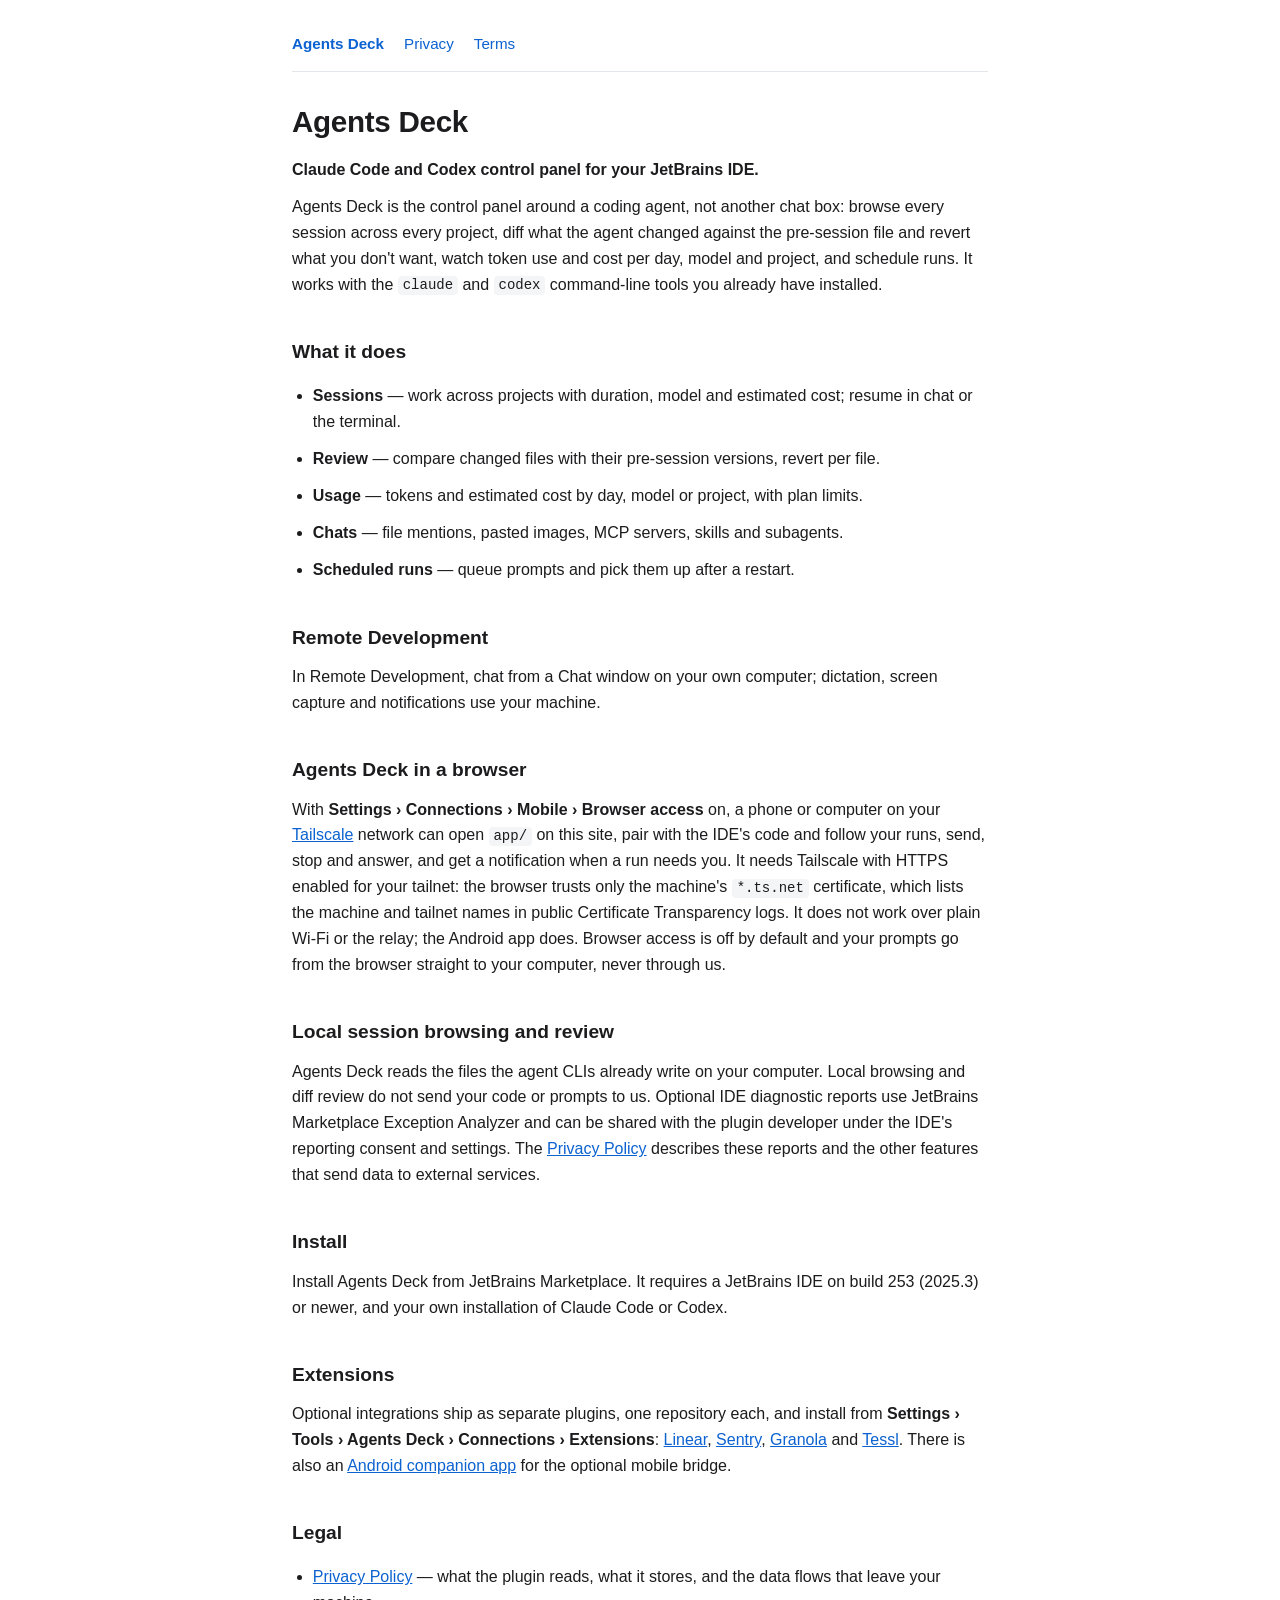
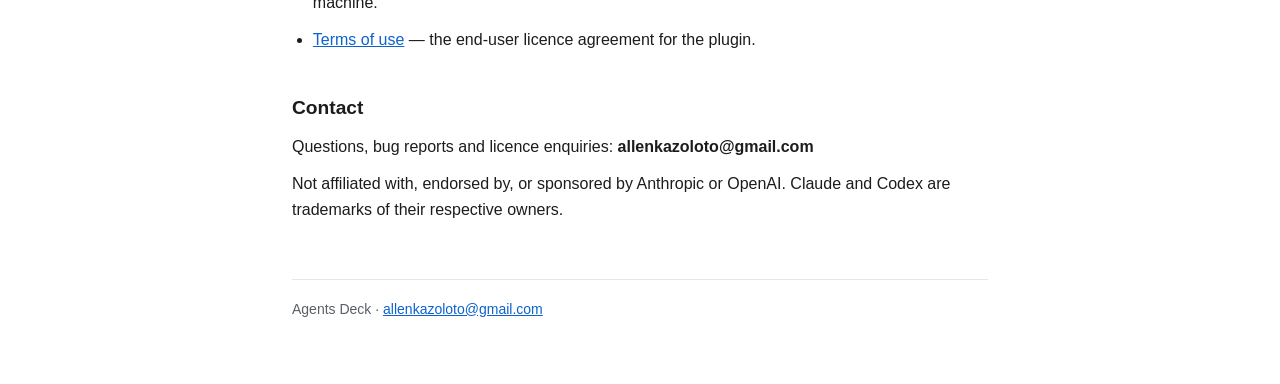
<file: index.html>
<!DOCTYPE html>
<html lang="en">
<head>
<meta charset="utf-8">
<meta name="viewport" content="width=device-width, initial-scale=1">
<title>Agents Deck</title>
<meta name="description" content="Claude Code and Codex control panel for your JetBrains IDE.">
<style>
:root { color-scheme: light dark; --fg: #1c1c1e; --dim: #5b6068; --bg: #ffffff;
        --rule: #e3e6ea; --link: #0b62d0; --code: #f4f5f7; }
@media (prefers-color-scheme: dark) {
  :root { --fg: #e6e7ea; --dim: #9aa1ab; --bg: #17181b; --rule: #2c2e33;
          --link: #79b2ff; --code: #22242a; }
}
* { box-sizing: border-box; }
body { margin: 0; background: var(--bg); color: var(--fg); font: 16px/1.62 -apple-system,
       BlinkMacSystemFont, "Segoe UI", Roboto, Helvetica, Arial, sans-serif;
       -webkit-text-size-adjust: 100%; }
.wrap { max-width: 46rem; margin: 0 auto; padding: 2rem 1.25rem 4rem; }
nav { display: flex; gap: 1.25rem; align-items: baseline; flex-wrap: wrap;
      padding-bottom: .9rem; margin-bottom: 2rem; border-bottom: 1px solid var(--rule);
      font-size: .95rem; }
nav .brand { font-weight: 600; }
nav a { color: var(--link); text-decoration: none; }
nav a:hover { text-decoration: underline; }
h1 { font-size: 1.85rem; line-height: 1.25; margin: 0 0 1rem; letter-spacing: -.01em; }
h2 { font-size: 1.2rem; margin: 2.4rem 0 .7rem; }
h3 { font-size: 1.02rem; margin: 1.8rem 0 .5rem; }
h4 { font-size: .98rem; margin: 1.4rem 0 .4rem; }
p, li { margin: .7rem 0; }
ul { padding-left: 1.3rem; }
a { color: var(--link); }
code { background: var(--code); border-radius: 4px; padding: .1em .35em;
       font: .875em/1.4 ui-monospace, SFMono-Regular, Menlo, Consolas, monospace;
       overflow-wrap: anywhere; }
hr { border: 0; border-top: 1px solid var(--rule); margin: 2.2rem 0; }
footer { margin-top: 3.5rem; padding-top: 1.1rem; border-top: 1px solid var(--rule);
         color: var(--dim); font-size: .875rem; }
footer a { color: var(--link); }
</style>
</head>
<body>
<div class="wrap">
<nav><span class="brand"><a href="./">Agents Deck</a></span>
<a href="./privacy/">Privacy</a>
<a href="./eula/">Terms</a></nav>
<h1>Agents Deck</h1>
<p><strong>Claude Code and Codex control panel for your JetBrains IDE.</strong></p>
<p>Agents Deck is the control panel around a coding agent, not another chat box: browse every session across every project, diff what the agent changed against the pre-session file and revert what you don't want, watch token use and cost per day, model and project, and schedule runs. It works with the <code>claude</code> and <code>codex</code> command-line tools you already have installed.</p>
<h2 id="what-it-does">What it does</h2>
<ul>
<li><strong>Sessions</strong> — work across projects with duration, model and estimated cost; resume in chat or the terminal.</li>
<li><strong>Review</strong> — compare changed files with their pre-session versions, revert per file.</li>
<li><strong>Usage</strong> — tokens and estimated cost by day, model or project, with plan limits.</li>
<li><strong>Chats</strong> — file mentions, pasted images, MCP servers, skills and subagents.</li>
<li><strong>Scheduled runs</strong> — queue prompts and pick them up after a restart.</li>
</ul>
<h2 id="remote-development">Remote Development</h2>
<p>In Remote Development, chat from a Chat window on your own computer; dictation, screen capture and notifications use your machine.</p>
<h2 id="agents-deck-in-a-browser">Agents Deck in a browser</h2>
<p>With <strong>Settings › Connections › Mobile › Browser access</strong> on, a phone or computer on your <a href="https://tailscale.com">Tailscale</a> network can open <code>app/</code> on this site, pair with the IDE's code and follow your runs, send, stop and answer, and get a notification when a run needs you. It needs Tailscale with HTTPS enabled for your tailnet: the browser trusts only the machine's <code>*.ts.net</code> certificate, which lists the machine and tailnet names in public Certificate Transparency logs. It does not work over plain Wi-Fi or the relay; the Android app does. Browser access is off by default and your prompts go from the browser straight to your computer, never through us.</p>
<h2 id="local-session-browsing-and-review">Local session browsing and review</h2>
<p>Agents Deck reads the files the agent CLIs already write on your computer. Local browsing and diff review do not send your code or prompts to us. Optional IDE diagnostic reports use JetBrains Marketplace Exception Analyzer and can be shared with the plugin developer under the IDE's reporting consent and settings. The <a href="privacy/">Privacy Policy</a> describes these reports and the other features that send data to external services.</p>
<h2 id="install">Install</h2>
<p>Install Agents Deck from JetBrains Marketplace. It requires a JetBrains IDE on build 253 (2025.3) or newer, and your own installation of Claude Code or Codex.</p>
<h2 id="extensions">Extensions</h2>
<p>Optional integrations ship as separate plugins, one repository each, and install from <strong>Settings › Tools › Agents Deck › Connections › Extensions</strong>: <a href="https://github.com/alenkazoloto/agents-deck-linear">Linear</a>, <a href="https://github.com/alenkazoloto/agents-deck-sentry">Sentry</a>, <a href="https://github.com/alenkazoloto/agents-deck-granola">Granola</a> and <a href="https://github.com/alenkazoloto/agents-deck-tessl">Tessl</a>. There is also an <a href="https://github.com/alenkazoloto/agent-deck-android">Android companion app</a> for the optional mobile bridge.</p>
<h2 id="legal">Legal</h2>
<ul>
<li><a href="privacy/">Privacy Policy</a> — what the plugin reads, what it stores, and the data flows that leave your machine.</li>
<li><a href="eula/">Terms of use</a> — the end-user licence agreement for the plugin.</li>
</ul>
<h2 id="contact">Contact</h2>
<p>Questions, bug reports and licence enquiries: <strong>allenkazoloto@gmail.com</strong></p>
<p>Not affiliated with, endorsed by, or sponsored by Anthropic or OpenAI. Claude and Codex are trademarks of their respective owners.</p>
<footer>Agents Deck · <a href="mailto:allenkazoloto@gmail.com">allenkazoloto@gmail.com</a></footer>
</div>
</body>
</html>
</file>
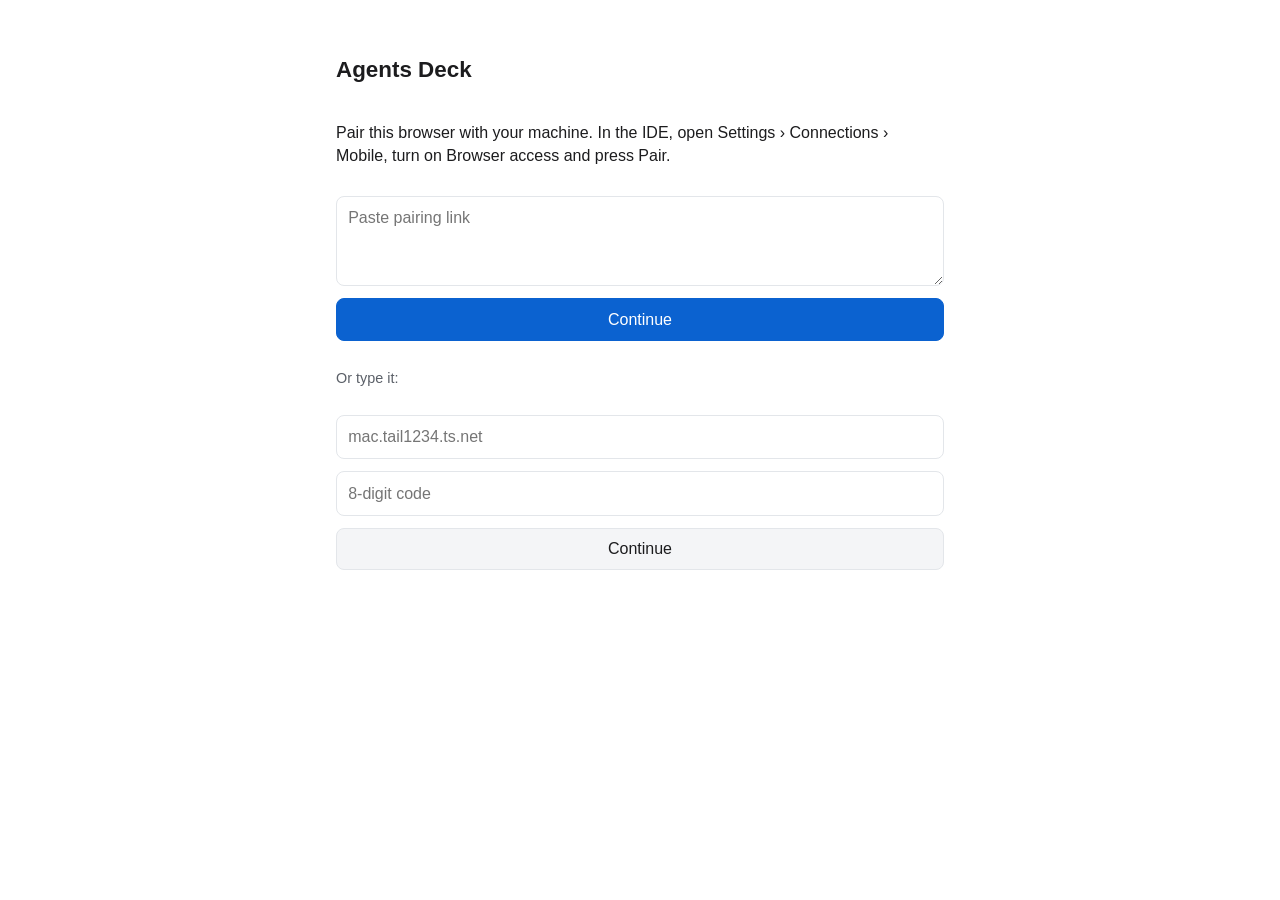
<file: app/index.html>
<!DOCTYPE html>
<html lang="en">
<head>
<meta charset="utf-8">
<meta name="viewport" content="width=device-width, initial-scale=1, viewport-fit=cover">
<!-- The token lives in this origin, which every GitHub Pages project of the account shares: no
     third-party script, no inline script, and the only network host is a Tailscale name. -->
<meta http-equiv="Content-Security-Policy" content="default-src 'self'; connect-src https://*.ts.net:*; img-src 'self' data:; style-src 'self'; script-src 'self'; base-uri 'none'; form-action 'none'">
<meta name="theme-color" content="#17181b">
<meta name="mobile-web-app-capable" content="yes">
<meta name="apple-mobile-web-app-capable" content="yes">
<meta name="apple-mobile-web-app-title" content="Agents Deck">
<meta name="referrer" content="no-referrer">
<link rel="manifest" href="manifest.webmanifest">
<link rel="apple-touch-icon" href="icons/apple-touch-icon.png">
<link rel="icon" href="icons/icon-192.png">
<link rel="stylesheet" href="app.css">
<title>Agents Deck</title>
</head>
<body>
<main id="app"></main>
<noscript><p>Agents Deck needs JavaScript.</p></noscript>
<script type="module" src="js/app.js"></script>
</body>
</html>
</file>
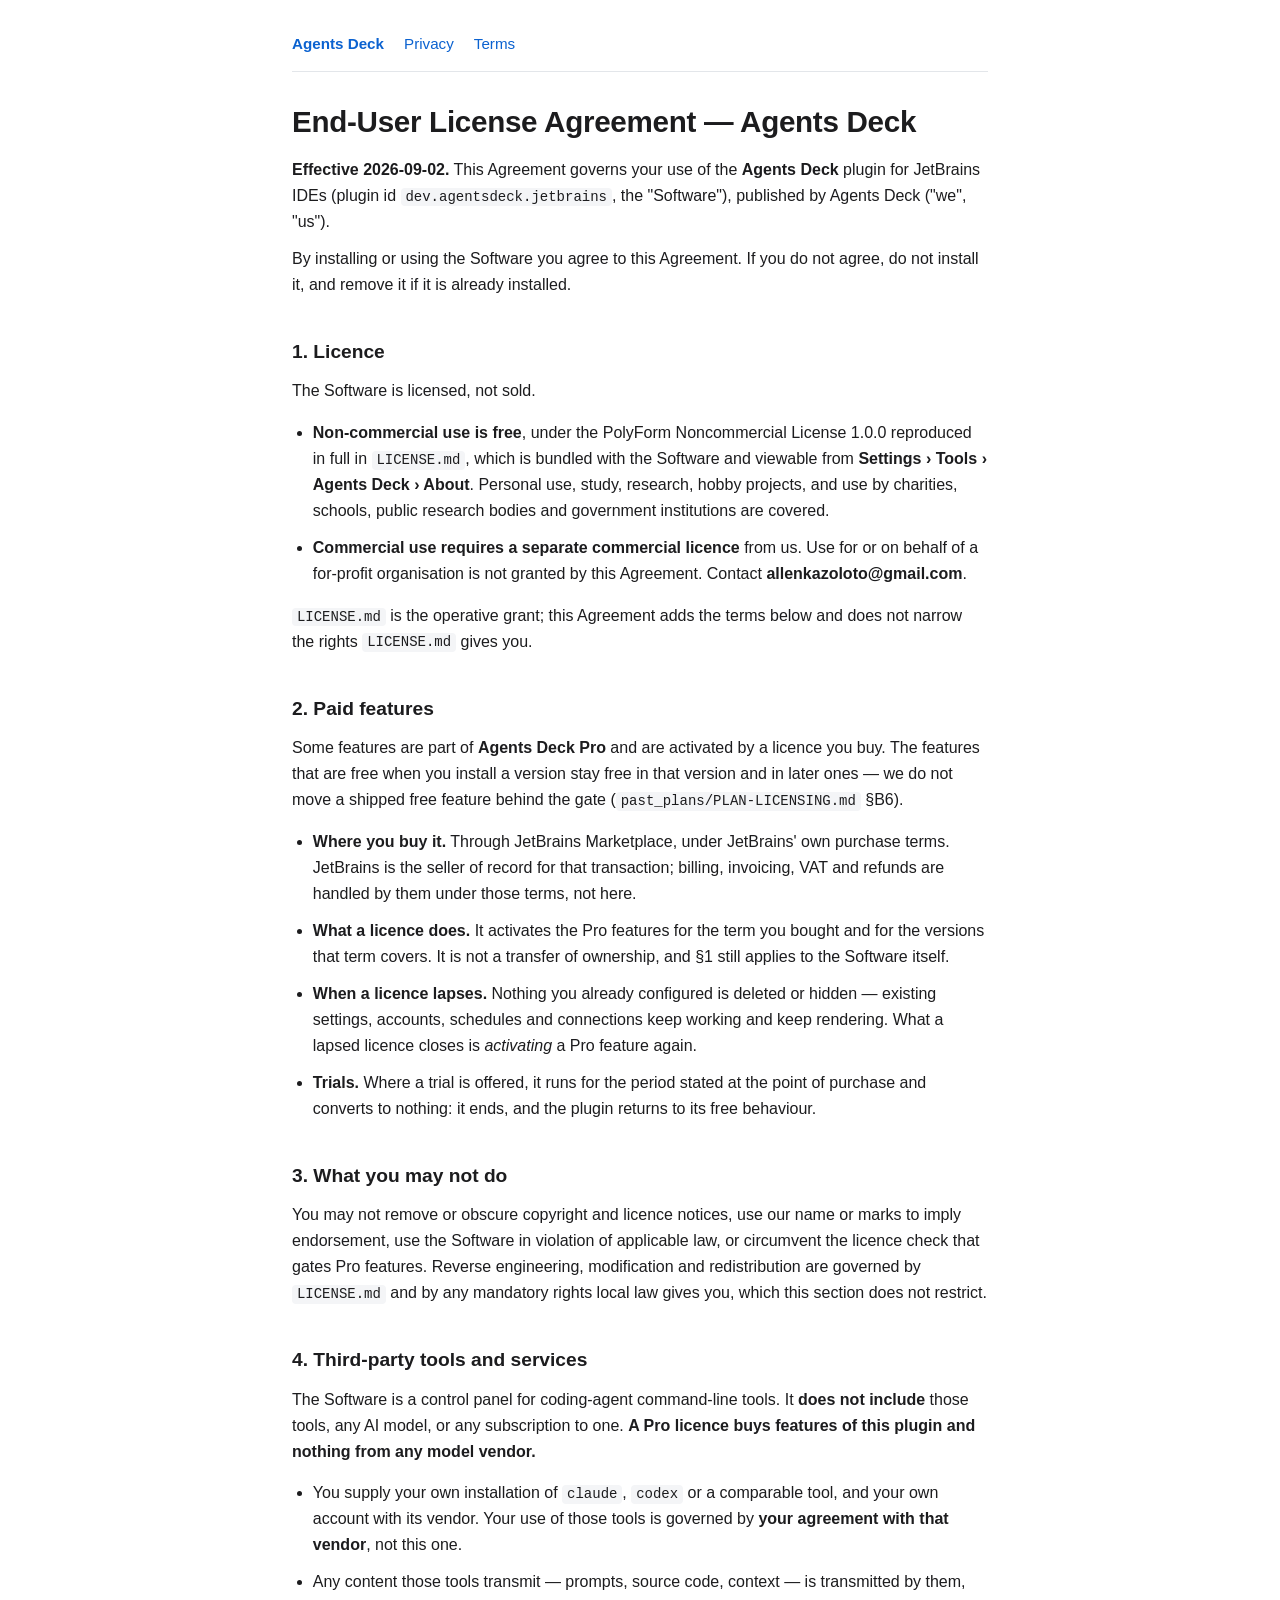
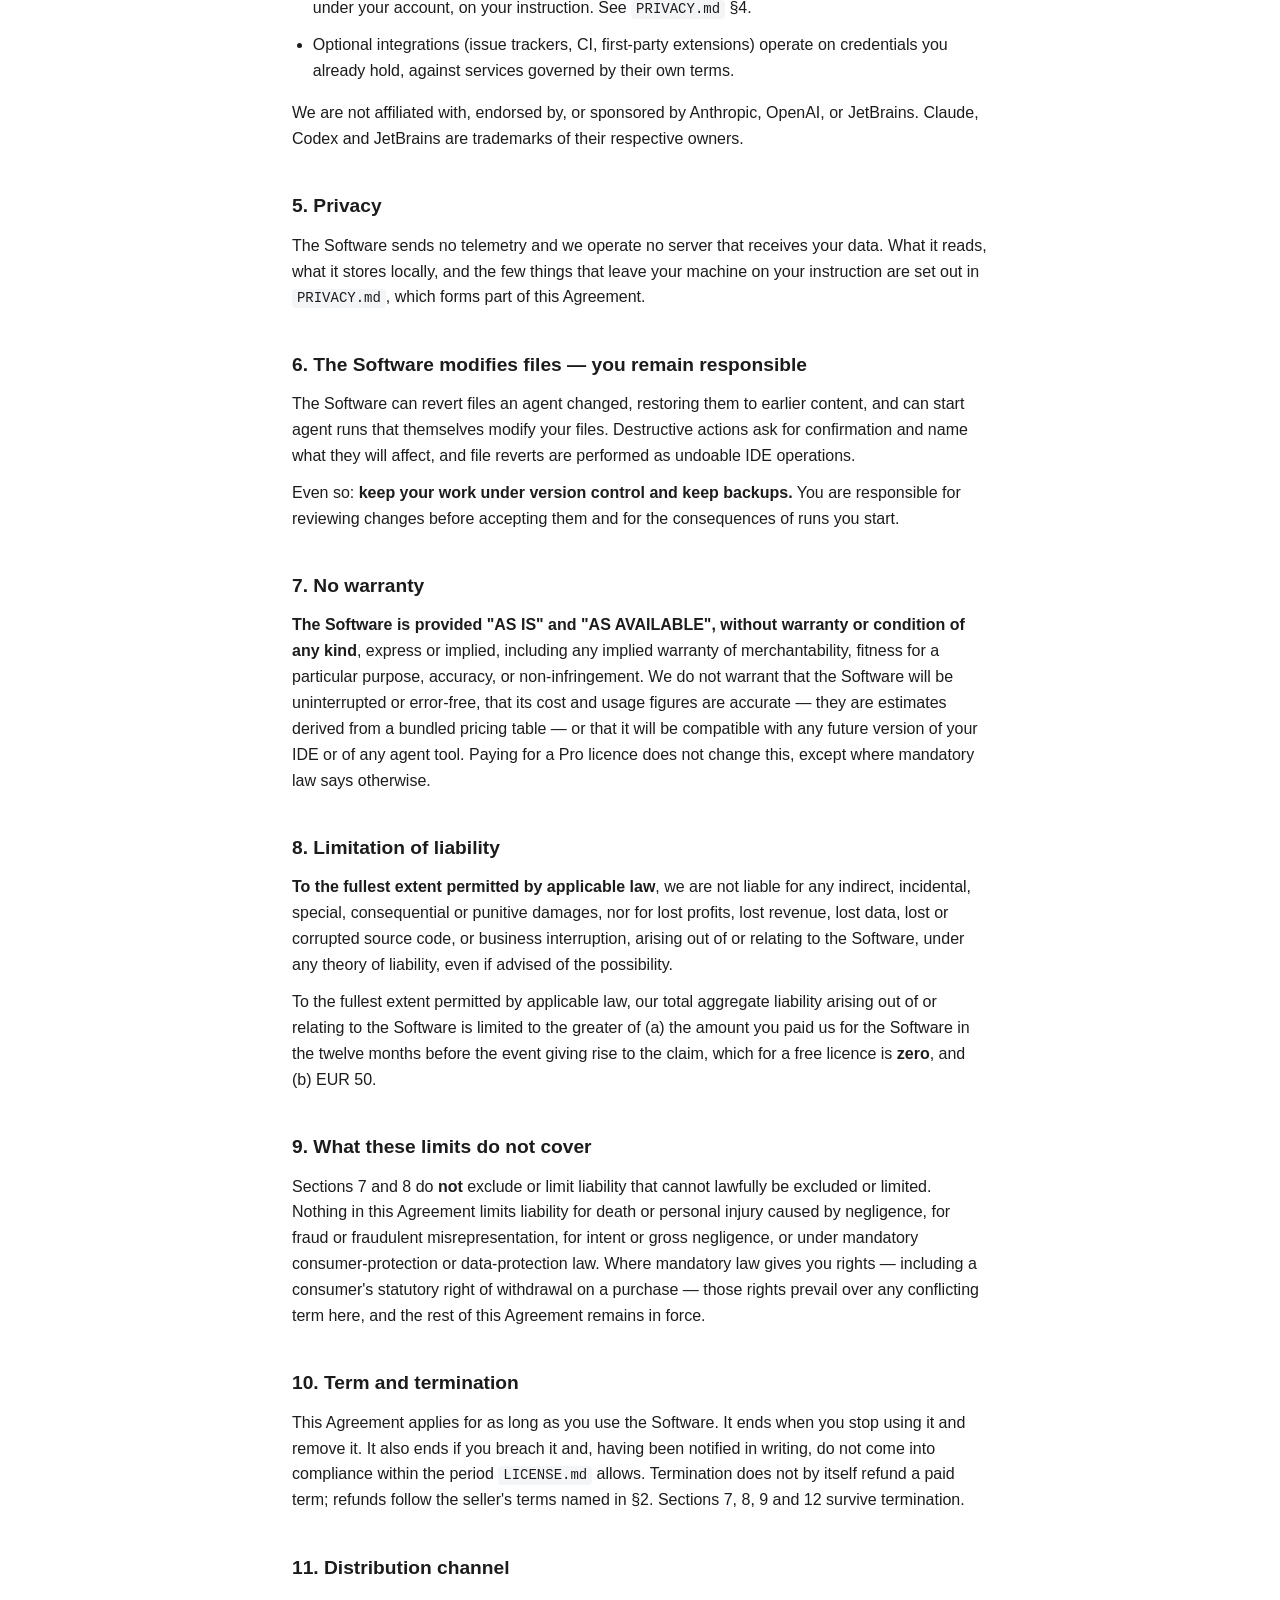
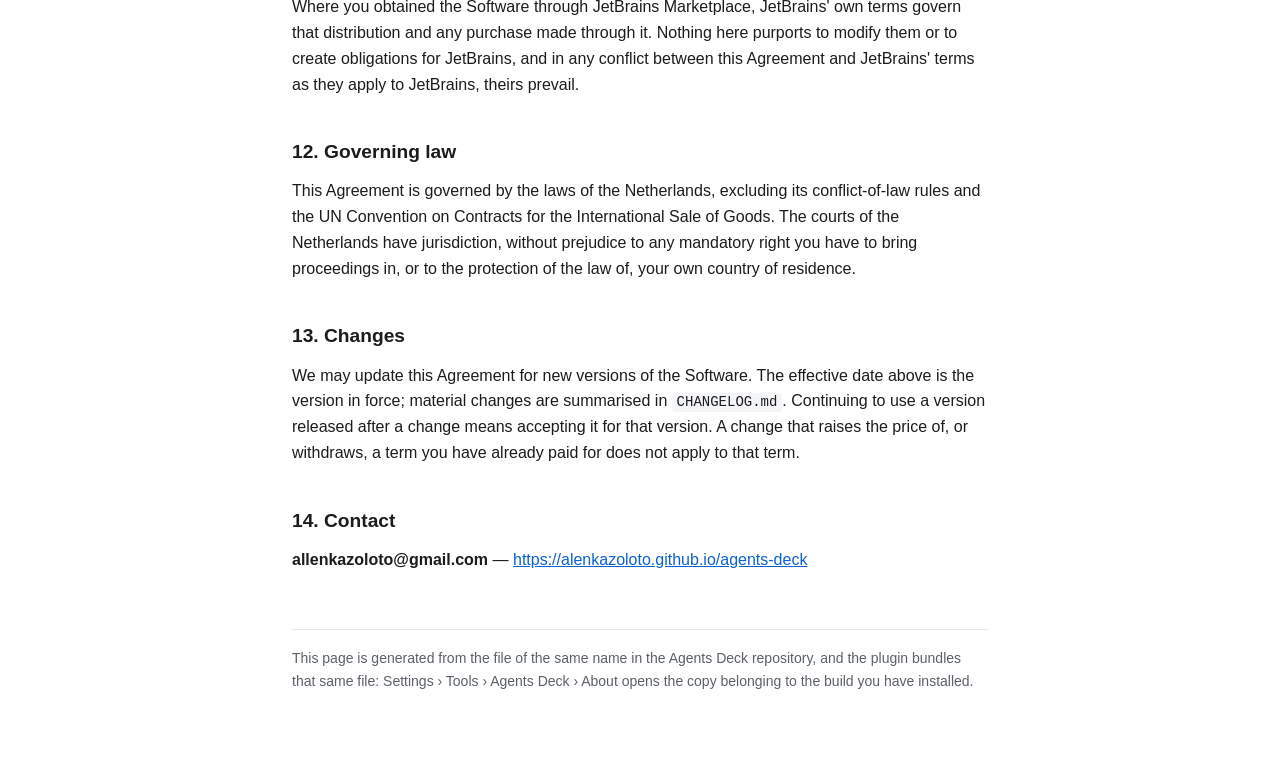
<file: eula/index.html>
<!DOCTYPE html>
<html lang="en">
<head>
<meta charset="utf-8">
<meta name="viewport" content="width=device-width, initial-scale=1">
<title>End-User License Agreement — Agents Deck</title>
<meta name="description" content="Effective 2026-09-02. This Agreement governs your use of the Agents Deck plugin for JetBrains IDEs (plugin id dev.agentsdeck.jetbrains, the &quot;Software&quot;), published by Agents Deck (&quot;">
<style>
:root { color-scheme: light dark; --fg: #1c1c1e; --dim: #5b6068; --bg: #ffffff;
        --rule: #e3e6ea; --link: #0b62d0; --code: #f4f5f7; }
@media (prefers-color-scheme: dark) {
  :root { --fg: #e6e7ea; --dim: #9aa1ab; --bg: #17181b; --rule: #2c2e33;
          --link: #79b2ff; --code: #22242a; }
}
* { box-sizing: border-box; }
body { margin: 0; background: var(--bg); color: var(--fg); font: 16px/1.62 -apple-system,
       BlinkMacSystemFont, "Segoe UI", Roboto, Helvetica, Arial, sans-serif;
       -webkit-text-size-adjust: 100%; }
.wrap { max-width: 46rem; margin: 0 auto; padding: 2rem 1.25rem 4rem; }
nav { display: flex; gap: 1.25rem; align-items: baseline; flex-wrap: wrap;
      padding-bottom: .9rem; margin-bottom: 2rem; border-bottom: 1px solid var(--rule);
      font-size: .95rem; }
nav .brand { font-weight: 600; }
nav a { color: var(--link); text-decoration: none; }
nav a:hover { text-decoration: underline; }
h1 { font-size: 1.85rem; line-height: 1.25; margin: 0 0 1rem; letter-spacing: -.01em; }
h2 { font-size: 1.2rem; margin: 2.4rem 0 .7rem; }
h3 { font-size: 1.02rem; margin: 1.8rem 0 .5rem; }
h4 { font-size: .98rem; margin: 1.4rem 0 .4rem; }
p, li { margin: .7rem 0; }
ul { padding-left: 1.3rem; }
a { color: var(--link); }
code { background: var(--code); border-radius: 4px; padding: .1em .35em;
       font: .875em/1.4 ui-monospace, SFMono-Regular, Menlo, Consolas, monospace;
       overflow-wrap: anywhere; }
hr { border: 0; border-top: 1px solid var(--rule); margin: 2.2rem 0; }
footer { margin-top: 3.5rem; padding-top: 1.1rem; border-top: 1px solid var(--rule);
         color: var(--dim); font-size: .875rem; }
footer a { color: var(--link); }
</style>
</head>
<body>
<div class="wrap">
<nav><span class="brand"><a href="../">Agents Deck</a></span>
<a href="../privacy/">Privacy</a>
<a href="../eula/">Terms</a></nav>
<h1>End-User License Agreement — Agents Deck</h1>
<p><strong>Effective 2026-09-02.</strong> This Agreement governs your use of the <strong>Agents Deck</strong> plugin for JetBrains IDEs (plugin id <code>dev.agentsdeck.jetbrains</code>, the "Software"), published by Agents Deck ("we", "us").</p>
<p>By installing or using the Software you agree to this Agreement. If you do not agree, do not install it, and remove it if it is already installed.</p>
<h2 id="1-licence">1. Licence</h2>
<p>The Software is licensed, not sold.</p>
<ul>
<li><strong>Non-commercial use is free</strong>, under the PolyForm Noncommercial License 1.0.0 reproduced in full in <code>LICENSE.md</code>, which is bundled with the Software and viewable from <strong>Settings › Tools › Agents Deck › About</strong>. Personal use, study, research, hobby projects, and use by charities, schools, public research bodies and government institutions are covered.</li>
<li><strong>Commercial use requires a separate commercial licence</strong> from us. Use for or on behalf of a for-profit organisation is not granted by this Agreement. Contact <strong>allenkazoloto@gmail.com</strong>.</li>
</ul>
<p><code>LICENSE.md</code> is the operative grant; this Agreement adds the terms below and does not narrow the rights <code>LICENSE.md</code> gives you.</p>
<h2 id="2-paid-features">2. Paid features</h2>
<p>Some features are part of <strong>Agents Deck Pro</strong> and are activated by a licence you buy. The features that are free when you install a version stay free in that version and in later ones — we do not move a shipped free feature behind the gate (<code>past_plans/PLAN-LICENSING.md</code> §B6).</p>
<ul>
<li><strong>Where you buy it.</strong> Through JetBrains Marketplace, under JetBrains' own purchase terms. JetBrains is the seller of record for that transaction; billing, invoicing, VAT and refunds are handled by them under those terms, not here.</li>
<li><strong>What a licence does.</strong> It activates the Pro features for the term you bought and for the versions that term covers. It is not a transfer of ownership, and §1 still applies to the Software itself.</li>
<li><strong>When a licence lapses.</strong> Nothing you already configured is deleted or hidden — existing settings, accounts, schedules and connections keep working and keep rendering. What a lapsed licence closes is <em>activating</em> a Pro feature again.</li>
<li><strong>Trials.</strong> Where a trial is offered, it runs for the period stated at the point of purchase and converts to nothing: it ends, and the plugin returns to its free behaviour.</li>
</ul>
<h2 id="3-what-you-may-not-do">3. What you may not do</h2>
<p>You may not remove or obscure copyright and licence notices, use our name or marks to imply endorsement, use the Software in violation of applicable law, or circumvent the licence check that gates Pro features. Reverse engineering, modification and redistribution are governed by <code>LICENSE.md</code> and by any mandatory rights local law gives you, which this section does not restrict.</p>
<h2 id="4-third-party-tools-and-services">4. Third-party tools and services</h2>
<p>The Software is a control panel for coding-agent command-line tools. It <strong>does not include</strong> those tools, any AI model, or any subscription to one. <strong>A Pro licence buys features of this plugin and nothing from any model vendor.</strong></p>
<ul>
<li>You supply your own installation of <code>claude</code>, <code>codex</code> or a comparable tool, and your own account with its vendor. Your use of those tools is governed by <strong>your agreement with that vendor</strong>, not this one.</li>
<li>Any content those tools transmit — prompts, source code, context — is transmitted by them, under your account, on your instruction. See <code>PRIVACY.md</code> §4.</li>
<li>Optional integrations (issue trackers, CI, first-party extensions) operate on credentials you already hold, against services governed by their own terms.</li>
</ul>
<p>We are not affiliated with, endorsed by, or sponsored by Anthropic, OpenAI, or JetBrains. Claude, Codex and JetBrains are trademarks of their respective owners.</p>
<h2 id="5-privacy">5. Privacy</h2>
<p>The Software sends no telemetry and we operate no server that receives your data. What it reads, what it stores locally, and the few things that leave your machine on your instruction are set out in <code>PRIVACY.md</code>, which forms part of this Agreement.</p>
<h2 id="6-the-software-modifies-files-you-remain-responsible">6. The Software modifies files — you remain responsible</h2>
<p>The Software can revert files an agent changed, restoring them to earlier content, and can start agent runs that themselves modify your files. Destructive actions ask for confirmation and name what they will affect, and file reverts are performed as undoable IDE operations.</p>
<p>Even so: <strong>keep your work under version control and keep backups.</strong> You are responsible for reviewing changes before accepting them and for the consequences of runs you start.</p>
<h2 id="7-no-warranty">7. No warranty</h2>
<p><strong>The Software is provided "AS IS" and "AS AVAILABLE", without warranty or condition of any kind</strong>, express or implied, including any implied warranty of merchantability, fitness for a particular purpose, accuracy, or non-infringement. We do not warrant that the Software will be uninterrupted or error-free, that its cost and usage figures are accurate — they are estimates derived from a bundled pricing table — or that it will be compatible with any future version of your IDE or of any agent tool. Paying for a Pro licence does not change this, except where mandatory law says otherwise.</p>
<h2 id="8-limitation-of-liability">8. Limitation of liability</h2>
<p><strong>To the fullest extent permitted by applicable law</strong>, we are not liable for any indirect, incidental, special, consequential or punitive damages, nor for lost profits, lost revenue, lost data, lost or corrupted source code, or business interruption, arising out of or relating to the Software, under any theory of liability, even if advised of the possibility.</p>
<p>To the fullest extent permitted by applicable law, our total aggregate liability arising out of or relating to the Software is limited to the greater of (a) the amount you paid us for the Software in the twelve months before the event giving rise to the claim, which for a free licence is <strong>zero</strong>, and (b) EUR 50.</p>
<h2 id="9-what-these-limits-do-not-cover">9. What these limits do not cover</h2>
<p>Sections 7 and 8 do <strong>not</strong> exclude or limit liability that cannot lawfully be excluded or limited. Nothing in this Agreement limits liability for death or personal injury caused by negligence, for fraud or fraudulent misrepresentation, for intent or gross negligence, or under mandatory consumer-protection or data-protection law. Where mandatory law gives you rights — including a consumer's statutory right of withdrawal on a purchase — those rights prevail over any conflicting term here, and the rest of this Agreement remains in force.</p>
<h2 id="10-term-and-termination">10. Term and termination</h2>
<p>This Agreement applies for as long as you use the Software. It ends when you stop using it and remove it. It also ends if you breach it and, having been notified in writing, do not come into compliance within the period <code>LICENSE.md</code> allows. Termination does not by itself refund a paid term; refunds follow the seller's terms named in §2. Sections 7, 8, 9 and 12 survive termination.</p>
<h2 id="11-distribution-channel">11. Distribution channel</h2>
<p>Where you obtained the Software through JetBrains Marketplace, JetBrains' own terms govern that distribution and any purchase made through it. Nothing here purports to modify them or to create obligations for JetBrains, and in any conflict between this Agreement and JetBrains' terms as they apply to JetBrains, theirs prevail.</p>
<h2 id="12-governing-law">12. Governing law</h2>
<p>This Agreement is governed by the laws of the Netherlands, excluding its conflict-of-law rules and the UN Convention on Contracts for the International Sale of Goods. The courts of the Netherlands have jurisdiction, without prejudice to any mandatory right you have to bring proceedings in, or to the protection of the law of, your own country of residence.</p>
<h2 id="13-changes">13. Changes</h2>
<p>We may update this Agreement for new versions of the Software. The effective date above is the version in force; material changes are summarised in <code>CHANGELOG.md</code>. Continuing to use a version released after a change means accepting it for that version. A change that raises the price of, or withdraws, a term you have already paid for does not apply to that term.</p>
<h2 id="14-contact">14. Contact</h2>
<p><strong>allenkazoloto@gmail.com</strong> — <a href="https://alenkazoloto.github.io/agents-deck">https://alenkazoloto.github.io/agents-deck</a></p>
<footer>This page is generated from the file of the same name in the Agents Deck repository, and the plugin bundles that same file: Settings › Tools › Agents Deck › About opens the copy belonging to the build you have installed.</footer>
</div>
</body>
</html>
</file>
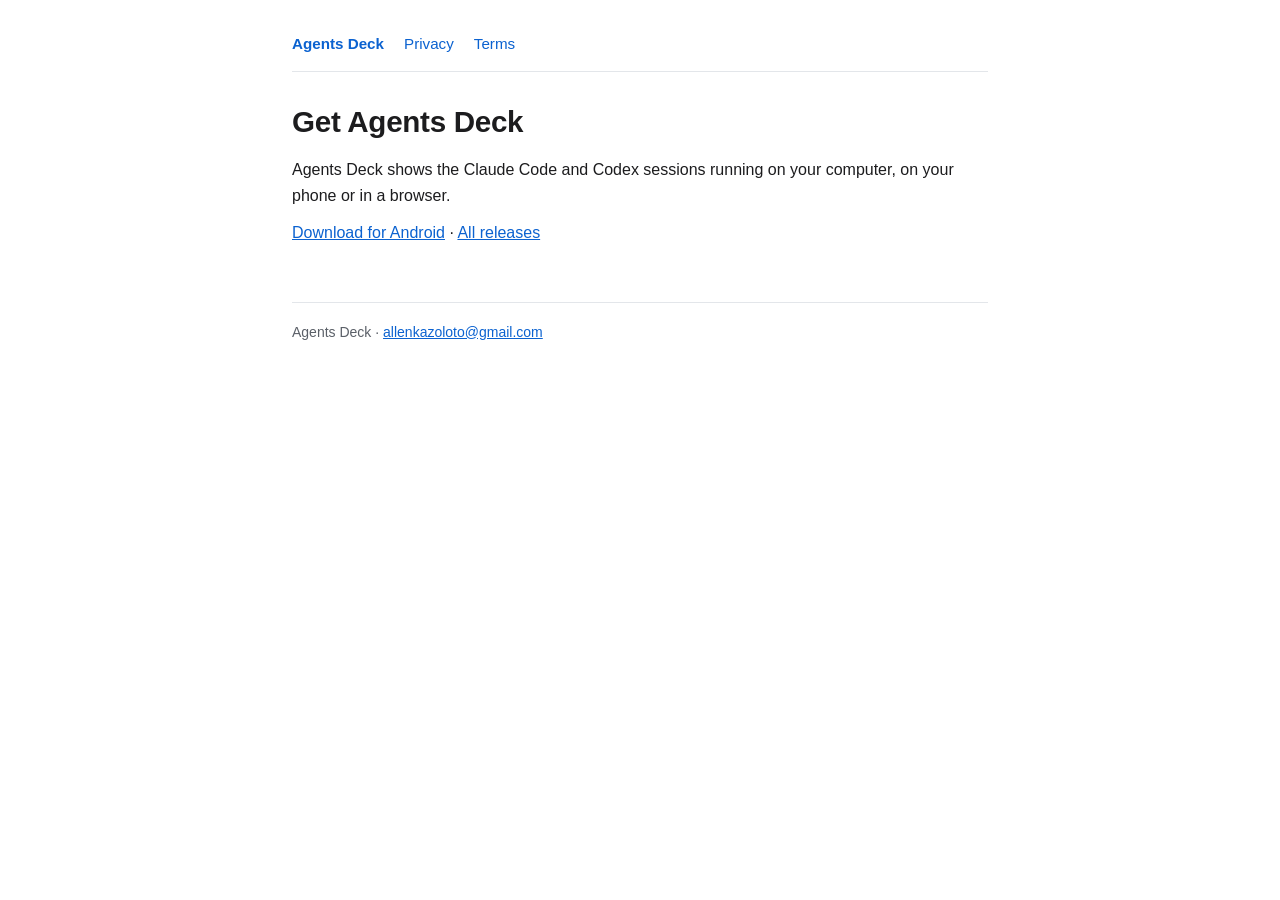
<file: pair/index.html>
<!DOCTYPE html>
<html lang="en">
<head>
<meta charset="utf-8">
<meta name="viewport" content="width=device-width, initial-scale=1">
<title>Pair Agents Deck</title>
<meta name="description" content="Pair Agents Deck with your computer, or get the app.">
<style>
:root { color-scheme: light dark; --fg: #1c1c1e; --dim: #5b6068; --bg: #ffffff;
        --rule: #e3e6ea; --link: #0b62d0; --code: #f4f5f7; }
@media (prefers-color-scheme: dark) {
  :root { --fg: #e6e7ea; --dim: #9aa1ab; --bg: #17181b; --rule: #2c2e33;
          --link: #79b2ff; --code: #22242a; }
}
* { box-sizing: border-box; }
body { margin: 0; background: var(--bg); color: var(--fg); font: 16px/1.62 -apple-system,
       BlinkMacSystemFont, "Segoe UI", Roboto, Helvetica, Arial, sans-serif;
       -webkit-text-size-adjust: 100%; }
.wrap { max-width: 46rem; margin: 0 auto; padding: 2rem 1.25rem 4rem; }
nav { display: flex; gap: 1.25rem; align-items: baseline; flex-wrap: wrap;
      padding-bottom: .9rem; margin-bottom: 2rem; border-bottom: 1px solid var(--rule);
      font-size: .95rem; }
nav .brand { font-weight: 600; }
nav a { color: var(--link); text-decoration: none; }
nav a:hover { text-decoration: underline; }
h1 { font-size: 1.85rem; line-height: 1.25; margin: 0 0 1rem; letter-spacing: -.01em; }
h2 { font-size: 1.2rem; margin: 2.4rem 0 .7rem; }
h3 { font-size: 1.02rem; margin: 1.8rem 0 .5rem; }
h4 { font-size: .98rem; margin: 1.4rem 0 .4rem; }
p, li { margin: .7rem 0; }
ul { padding-left: 1.3rem; }
a { color: var(--link); }
code { background: var(--code); border-radius: 4px; padding: .1em .35em;
       font: .875em/1.4 ui-monospace, SFMono-Regular, Menlo, Consolas, monospace;
       overflow-wrap: anywhere; }
hr { border: 0; border-top: 1px solid var(--rule); margin: 2.2rem 0; }
footer { margin-top: 3.5rem; padding-top: 1.1rem; border-top: 1px solid var(--rule);
         color: var(--dim); font-size: .875rem; }
footer a { color: var(--link); }
</style>
</head>
<body>
<div class="wrap">
<nav><span class="brand"><a href="../">Agents Deck</a></span>
<a href="../privacy/">Privacy</a>
<a href="../eula/">Terms</a></nav>
<style>
#actions { display: flex; flex-wrap: wrap; gap: .6rem 1.2rem; align-items: center; }
#actions[hidden], #actions > [hidden] { display: none; }
#copy { font: inherit; color: var(--link); background: none; border: 1px solid var(--rule); border-radius: 6px; padding: .2rem .7rem; cursor: pointer; }
</style>
<h1 id="title">Get Agents Deck</h1>
<p id="lead">Agents Deck shows the Claude Code and Codex sessions running on your computer, on your phone or in a browser.</p>
<div id="pair" hidden>
<p id="machine"></p>
<p id="expiry">The pairing code lasts two minutes. If it has run out, show a new one in Settings › Connections › Mobile on your computer.</p>
<p id="actions">
<a id="browser" href="#" hidden>Use in this browser</a>
<a id="open" href="#" hidden>Open in app</a>
<button id="copy" type="button" hidden>Copy pairing link</button>
</p>
<p id="ios" hidden>On iPhone or iPad, add Agents Deck to your Home Screen first: open <a id="appHome" href="../app/">the web app</a> in Safari, tap Share, then Add to Home Screen. Open it from the Home Screen and choose Paste pairing link. The installed app does not share Safari's storage, so the pairing has to happen inside it.</p>
<p id="stale" hidden>If Open in app does nothing, update the app.</p>
<p id="hint">The web app works over your Tailscale network only; it needs Browser access turned on in the same settings page.</p>
</div>
<p id="get"><a href="https://github.com/alenkazoloto/agent-deck-android/releases/latest/download/agent-deck.apk">Download for Android</a> · <a href="https://github.com/alenkazoloto/agent-deck-android/releases">All releases</a></p>
<p id="why" hidden>This code does not pair a browser: the computer's Browser access is off or was not offered when the code was made. The Android app pairs with it.</p>
<script>
// The pairing code lives only in the URL fragment, which the browser never sends. This page reads it
// to name the machine and to build two links; it makes no request with it.
(function () {
  var doc = document;
  var $ = function (id) { return doc.getElementById(id); };

  function decode(fragment) {
    var m = /(?:^|&)p=([A-Za-z0-9_-]+)(?:&|$)/.exec(fragment.replace(/^#/, ''));
    if (!m) return null;
    try {
      var b64 = m[1].replace(/-/g, '+').replace(/_/g, '/');
      while (b64.length % 4) b64 += '=';
      var bin = atob(b64);
      var bytes = new Uint8Array(bin.length);
      for (var i = 0; i < bin.length; i++) bytes[i] = bin.charCodeAt(i);
      var o = JSON.parse(new TextDecoder().decode(bytes));
      if (!o || o.v !== 1 || typeof o.code !== 'string' || !o.code) return null;
      return { p: m[1], machine: typeof o.machine === 'string' ? o.machine : '', web: typeof o.web === 'string' && o.web !== '' };
    } catch (e) {
      return null;
    }
  }

  function show(location, userAgent, clipboard) {
    var pairing = decode(location.hash || '');
    if (!pairing) return;
    $('pair').hidden = false;
    $('title').textContent = pairing.machine ? 'Pair with ' + pairing.machine : 'Pair Agents Deck';
    $('machine').textContent = pairing.machine ? 'This code pairs with ' + pairing.machine + '.' : '';
    $('machine').hidden = !pairing.machine;
    $('open').href = 'agentdeck://pair#p=' + pairing.p;
    $('open').hidden = false;
    $('stale').hidden = false;
    var ios = /iPhone|iPad|iPod/.test(userAgent);
    if (pairing.web) {
      var link = new URL('../app/#p=' + pairing.p, location.href).href;
      $('hint').hidden = false;
      $('copy').hidden = false;
      $('copy').onclick = function () {
        var done = function () { $('copy').textContent = 'Copied'; };
        var fail = function () { $('copy').textContent = 'Could not copy'; };
        try { clipboard.writeText(location.href).then(done, fail); } catch (e) { fail(); }
      };
      // iOS keeps a Home-Screen app's storage apart from Safari's, so pairing here would be lost.
      if (ios) $('ios').hidden = false; else { $('browser').href = link; $('browser').hidden = false; }
    } else {
      $('hint').hidden = true;
      $('why').hidden = false;
    }
  }

  if (typeof module !== 'undefined') module.exports = { decode: decode, show: show, $: $ };
  else show(location, navigator.userAgent, navigator.clipboard);
})();
</script>

<footer>Agents Deck · <a href="mailto:allenkazoloto@gmail.com">allenkazoloto@gmail.com</a></footer>
</div>
</body>
</html>
</file>
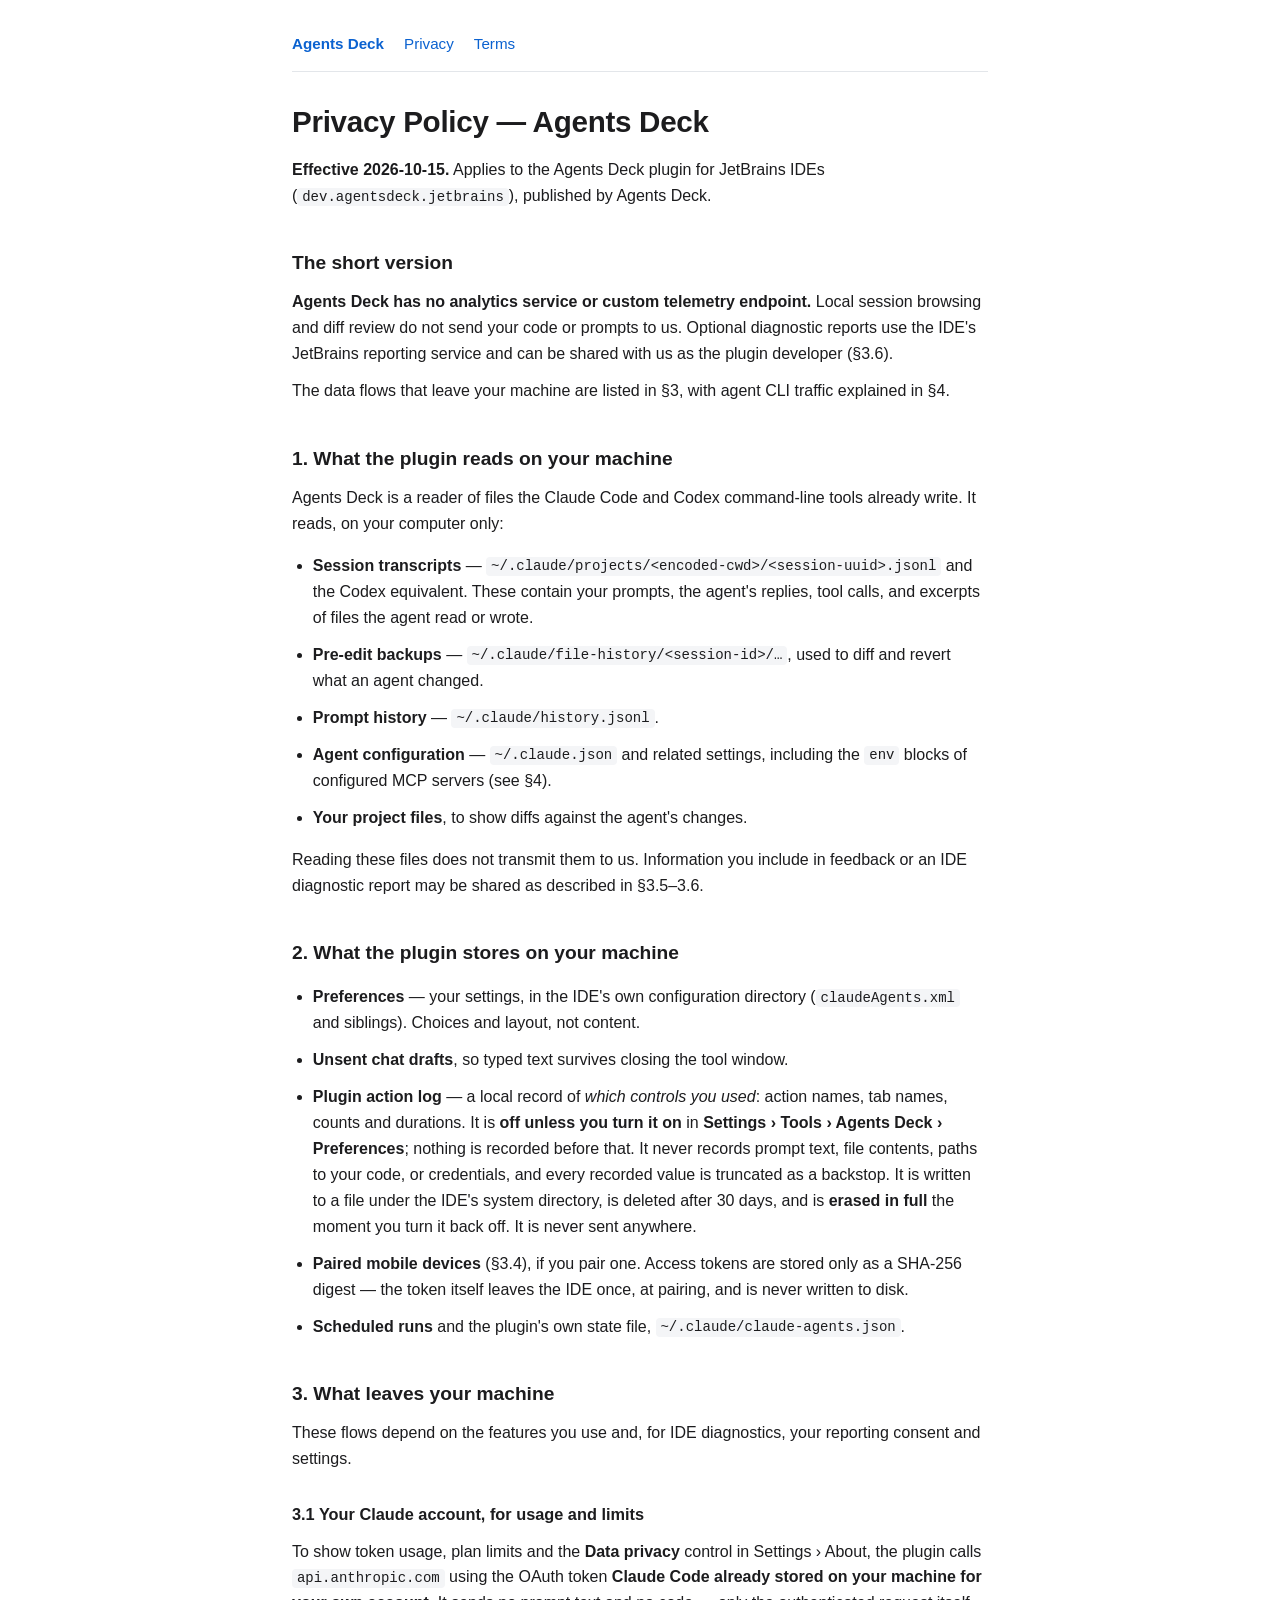
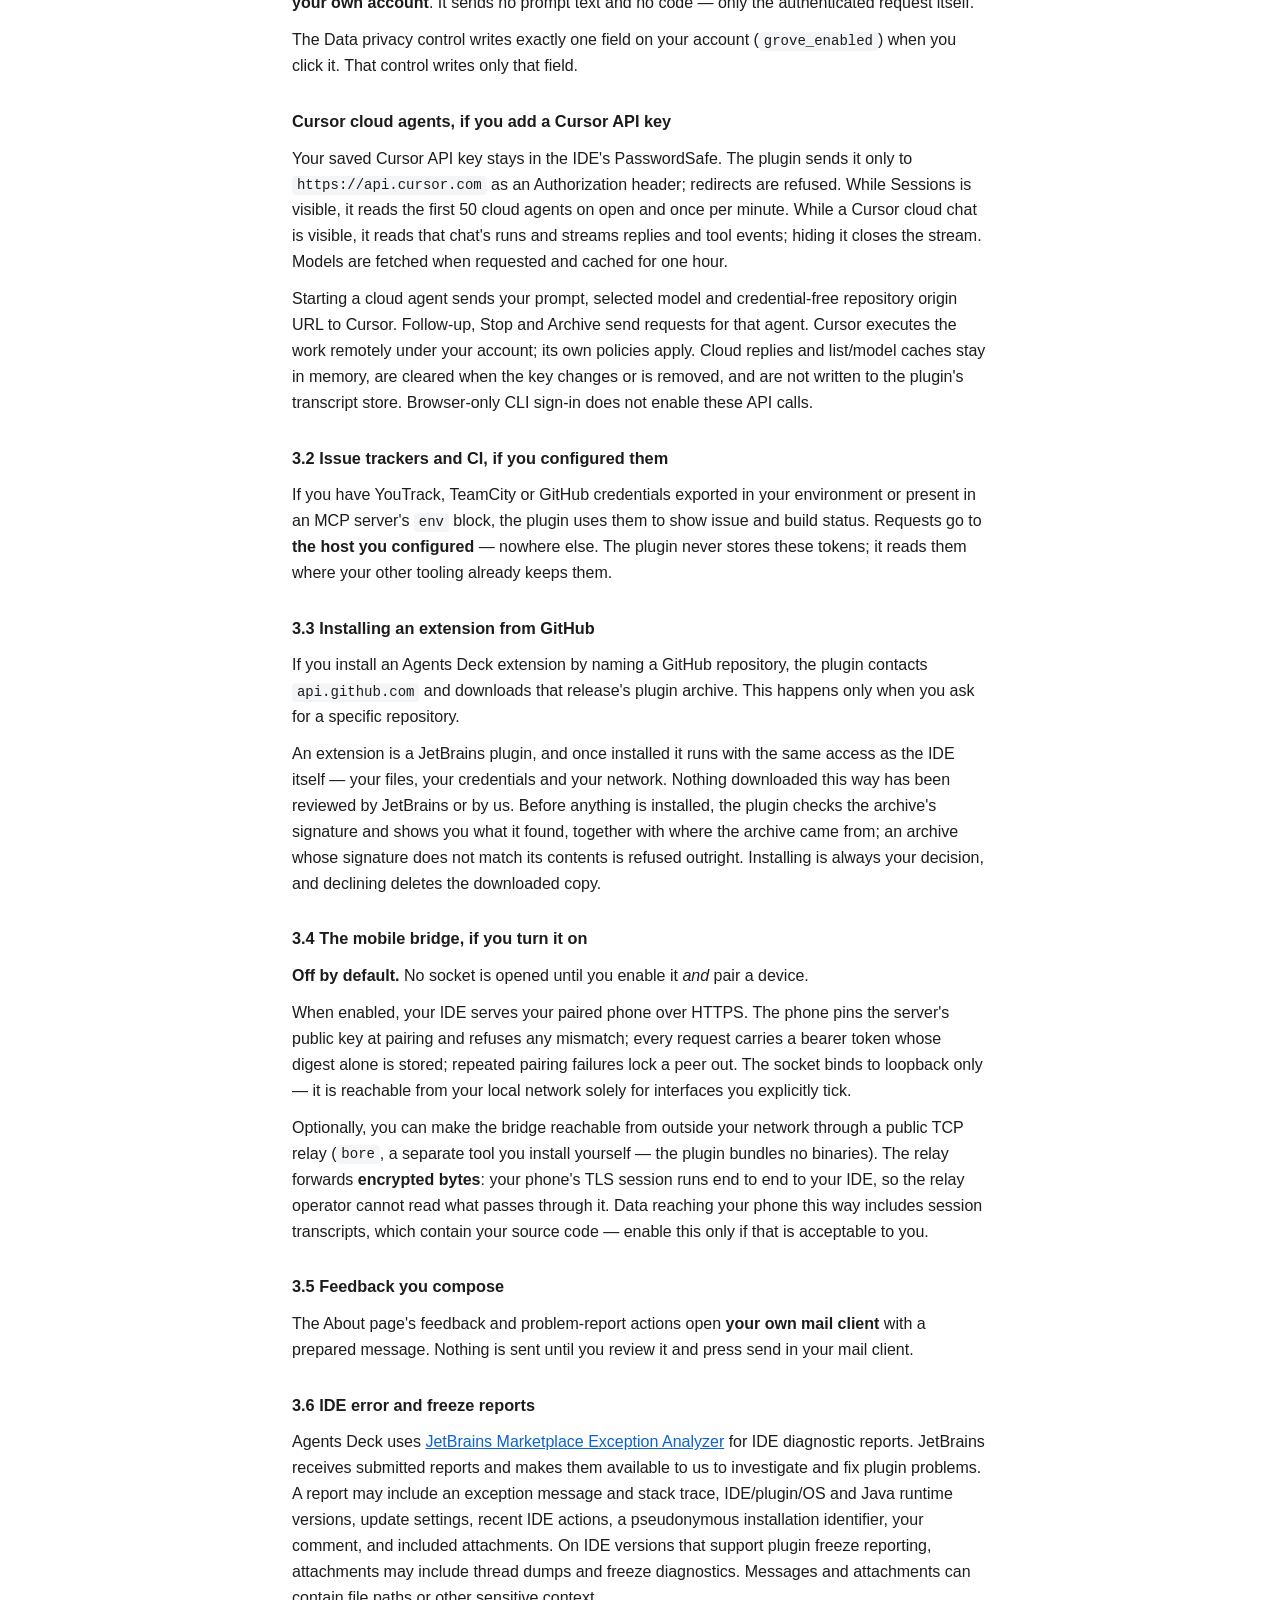
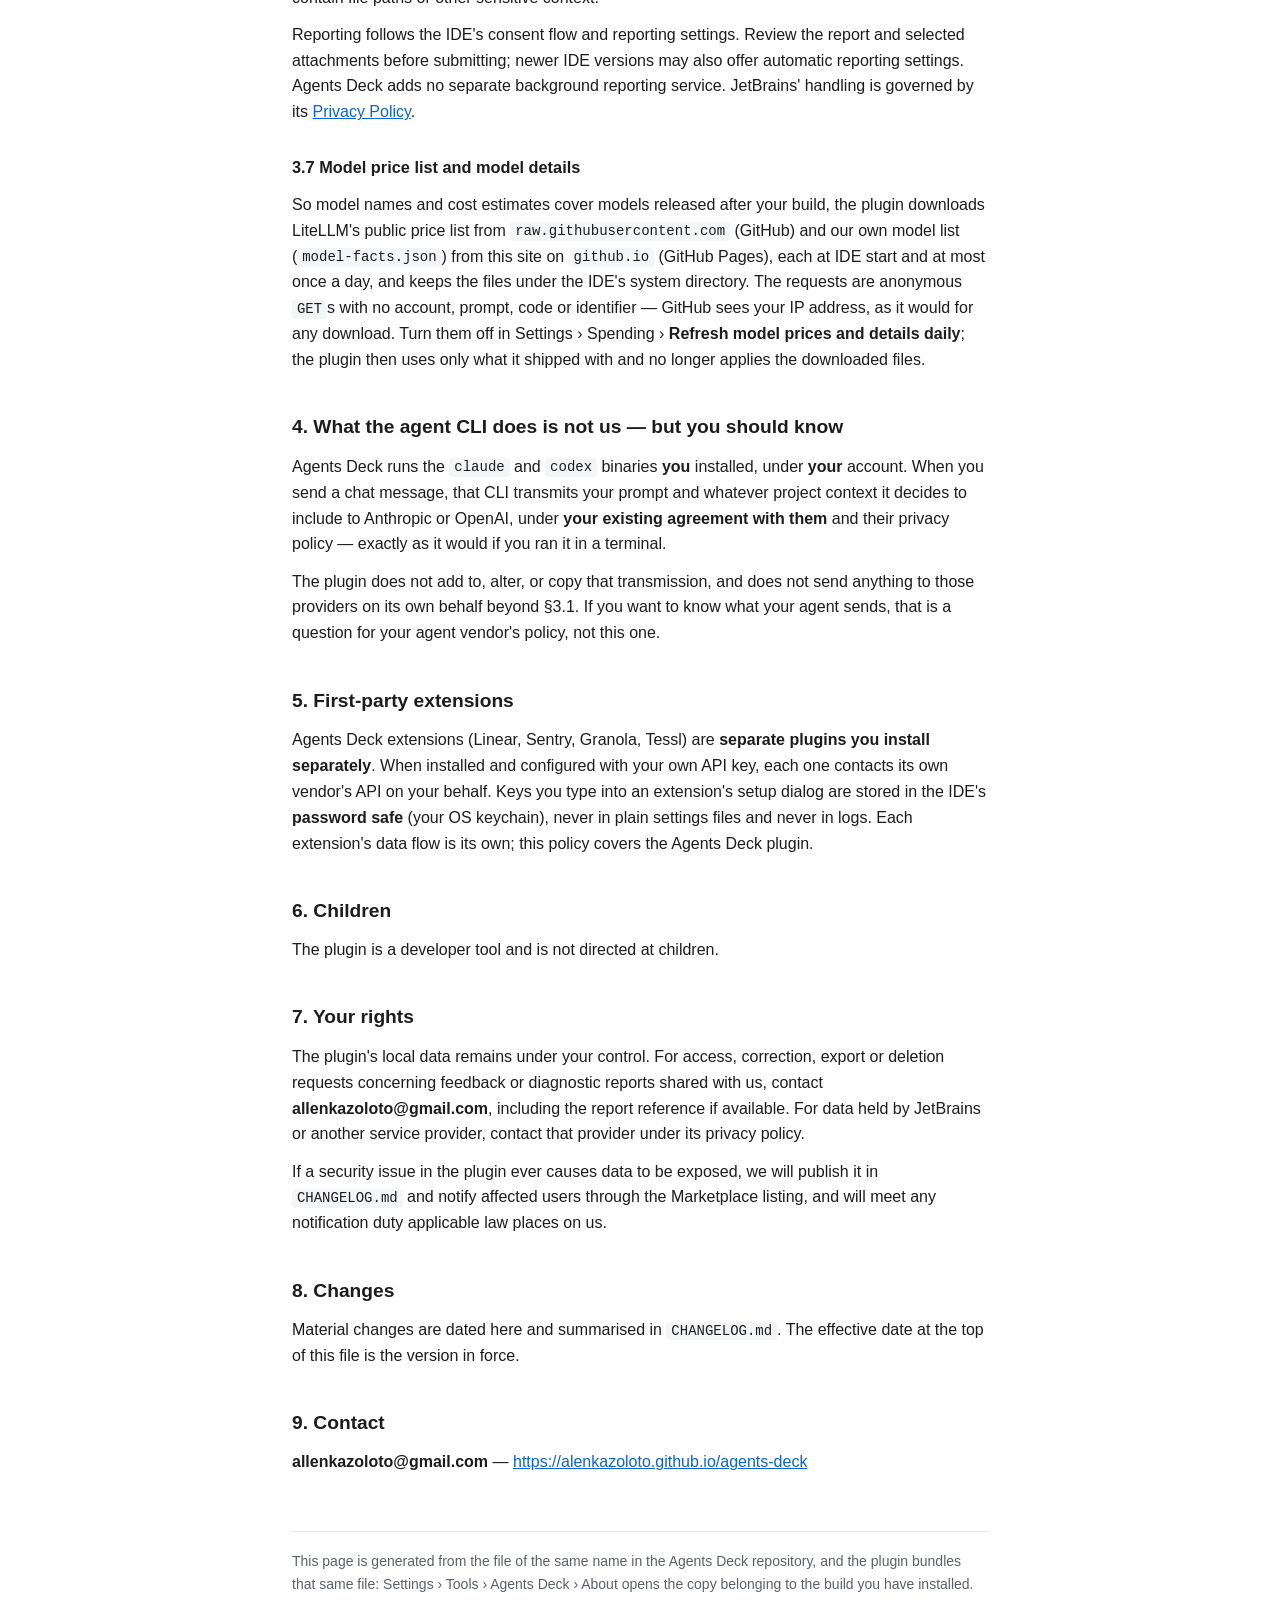
<file: privacy/index.html>
<!DOCTYPE html>
<html lang="en">
<head>
<meta charset="utf-8">
<meta name="viewport" content="width=device-width, initial-scale=1">
<title>Privacy Policy — Agents Deck</title>
<meta name="description" content="Effective 2026-10-15. Applies to the Agents Deck plugin for JetBrains IDEs (dev.agentsdeck.jetbrains), published by Agents Deck.">
<style>
:root { color-scheme: light dark; --fg: #1c1c1e; --dim: #5b6068; --bg: #ffffff;
        --rule: #e3e6ea; --link: #0b62d0; --code: #f4f5f7; }
@media (prefers-color-scheme: dark) {
  :root { --fg: #e6e7ea; --dim: #9aa1ab; --bg: #17181b; --rule: #2c2e33;
          --link: #79b2ff; --code: #22242a; }
}
* { box-sizing: border-box; }
body { margin: 0; background: var(--bg); color: var(--fg); font: 16px/1.62 -apple-system,
       BlinkMacSystemFont, "Segoe UI", Roboto, Helvetica, Arial, sans-serif;
       -webkit-text-size-adjust: 100%; }
.wrap { max-width: 46rem; margin: 0 auto; padding: 2rem 1.25rem 4rem; }
nav { display: flex; gap: 1.25rem; align-items: baseline; flex-wrap: wrap;
      padding-bottom: .9rem; margin-bottom: 2rem; border-bottom: 1px solid var(--rule);
      font-size: .95rem; }
nav .brand { font-weight: 600; }
nav a { color: var(--link); text-decoration: none; }
nav a:hover { text-decoration: underline; }
h1 { font-size: 1.85rem; line-height: 1.25; margin: 0 0 1rem; letter-spacing: -.01em; }
h2 { font-size: 1.2rem; margin: 2.4rem 0 .7rem; }
h3 { font-size: 1.02rem; margin: 1.8rem 0 .5rem; }
h4 { font-size: .98rem; margin: 1.4rem 0 .4rem; }
p, li { margin: .7rem 0; }
ul { padding-left: 1.3rem; }
a { color: var(--link); }
code { background: var(--code); border-radius: 4px; padding: .1em .35em;
       font: .875em/1.4 ui-monospace, SFMono-Regular, Menlo, Consolas, monospace;
       overflow-wrap: anywhere; }
hr { border: 0; border-top: 1px solid var(--rule); margin: 2.2rem 0; }
footer { margin-top: 3.5rem; padding-top: 1.1rem; border-top: 1px solid var(--rule);
         color: var(--dim); font-size: .875rem; }
footer a { color: var(--link); }
</style>
</head>
<body>
<div class="wrap">
<nav><span class="brand"><a href="../">Agents Deck</a></span>
<a href="../privacy/">Privacy</a>
<a href="../eula/">Terms</a></nav>
<h1>Privacy Policy — Agents Deck</h1>
<p><strong>Effective 2026-10-15.</strong> Applies to the Agents Deck plugin for JetBrains IDEs (<code>dev.agentsdeck.jetbrains</code>), published by Agents Deck.</p>
<h2 id="the-short-version">The short version</h2>
<p><strong>Agents Deck has no analytics service or custom telemetry endpoint.</strong> Local session browsing and diff review do not send your code or prompts to us. Optional diagnostic reports use the IDE's JetBrains reporting service and can be shared with us as the plugin developer (§3.6).</p>
<p>The data flows that leave your machine are listed in §3, with agent CLI traffic explained in §4.</p>
<h2 id="1-what-the-plugin-reads-on-your-machine">1. What the plugin reads on your machine</h2>
<p>Agents Deck is a reader of files the Claude Code and Codex command-line tools already write. It reads, on your computer only:</p>
<ul>
<li><strong>Session transcripts</strong> — <code>~/.claude/projects/&lt;encoded-cwd&gt;/&lt;session-uuid&gt;.jsonl</code> and the Codex equivalent. These contain your prompts, the agent's replies, tool calls, and excerpts of files the agent read or wrote.</li>
<li><strong>Pre-edit backups</strong> — <code>~/.claude/file-history/&lt;session-id&gt;/…</code>, used to diff and revert what an agent changed.</li>
<li><strong>Prompt history</strong> — <code>~/.claude/history.jsonl</code>.</li>
<li><strong>Agent configuration</strong> — <code>~/.claude.json</code> and related settings, including the <code>env</code> blocks of configured MCP servers (see §4).</li>
<li><strong>Your project files</strong>, to show diffs against the agent's changes.</li>
</ul>
<p>Reading these files does not transmit them to us. Information you include in feedback or an IDE diagnostic report may be shared as described in §3.5–3.6.</p>
<h2 id="2-what-the-plugin-stores-on-your-machine">2. What the plugin stores on your machine</h2>
<ul>
<li><strong>Preferences</strong> — your settings, in the IDE's own configuration directory (<code>claudeAgents.xml</code> and siblings). Choices and layout, not content.</li>
<li><strong>Unsent chat drafts</strong>, so typed text survives closing the tool window.</li>
<li><strong>Plugin action log</strong> — a local record of <em>which controls you used</em>: action names, tab names, counts and durations. It is <strong>off unless you turn it on</strong> in <strong>Settings › Tools › Agents Deck › Preferences</strong>; nothing is recorded before that. It never records prompt text, file contents, paths to your code, or credentials, and every recorded value is truncated as a backstop. It is written to a file under the IDE's system directory, is deleted after 30 days, and is <strong>erased in full</strong> the moment you turn it back off. It is never sent anywhere.</li>
<li><strong>Paired mobile devices</strong> (§3.4), if you pair one. Access tokens are stored only as a SHA-256 digest — the token itself leaves the IDE once, at pairing, and is never written to disk.</li>
<li><strong>Scheduled runs</strong> and the plugin's own state file, <code>~/.claude/claude-agents.json</code>.</li>
</ul>
<h2 id="3-what-leaves-your-machine">3. What leaves your machine</h2>
<p>These flows depend on the features you use and, for IDE diagnostics, your reporting consent and settings.</p>
<h3 id="3-1-your-claude-account-for-usage-and-limits">3.1 Your Claude account, for usage and limits</h3>
<p>To show token usage, plan limits and the <strong>Data privacy</strong> control in Settings › About, the plugin calls <code>api.anthropic.com</code> using the OAuth token <strong>Claude Code already stored on your machine for your own account</strong>. It sends no prompt text and no code — only the authenticated request itself.</p>
<p>The Data privacy control writes exactly one field on your account (<code>grove_enabled</code>) when you click it. That control writes only that field.</p>
<h3 id="cursor-cloud-agents-if-you-add-a-cursor-api-key">Cursor cloud agents, if you add a Cursor API key</h3>
<p>Your saved Cursor API key stays in the IDE's PasswordSafe. The plugin sends it only to <code>https://api.cursor.com</code> as an Authorization header; redirects are refused. While Sessions is visible, it reads the first 50 cloud agents on open and once per minute. While a Cursor cloud chat is visible, it reads that chat's runs and streams replies and tool events; hiding it closes the stream. Models are fetched when requested and cached for one hour.</p>
<p>Starting a cloud agent sends your prompt, selected model and credential-free repository origin URL to Cursor. Follow-up, Stop and Archive send requests for that agent. Cursor executes the work remotely under your account; its own policies apply. Cloud replies and list/model caches stay in memory, are cleared when the key changes or is removed, and are not written to the plugin's transcript store. Browser-only CLI sign-in does not enable these API calls.</p>
<h3 id="3-2-issue-trackers-and-ci-if-you-configured-them">3.2 Issue trackers and CI, if you configured them</h3>
<p>If you have YouTrack, TeamCity or GitHub credentials exported in your environment or present in an MCP server's <code>env</code> block, the plugin uses them to show issue and build status. Requests go to <strong>the host you configured</strong> — nowhere else. The plugin never stores these tokens; it reads them where your other tooling already keeps them.</p>
<h3 id="3-3-installing-an-extension-from-github">3.3 Installing an extension from GitHub</h3>
<p>If you install an Agents Deck extension by naming a GitHub repository, the plugin contacts <code>api.github.com</code> and downloads that release's plugin archive. This happens only when you ask for a specific repository.</p>
<p>An extension is a JetBrains plugin, and once installed it runs with the same access as the IDE itself — your files, your credentials and your network. Nothing downloaded this way has been reviewed by JetBrains or by us. Before anything is installed, the plugin checks the archive's signature and shows you what it found, together with where the archive came from; an archive whose signature does not match its contents is refused outright. Installing is always your decision, and declining deletes the downloaded copy.</p>
<h3 id="3-4-the-mobile-bridge-if-you-turn-it-on">3.4 The mobile bridge, if you turn it on</h3>
<p><strong>Off by default.</strong> No socket is opened until you enable it <em>and</em> pair a device.</p>
<p>When enabled, your IDE serves your paired phone over HTTPS. The phone pins the server's public key at pairing and refuses any mismatch; every request carries a bearer token whose digest alone is stored; repeated pairing failures lock a peer out. The socket binds to loopback only — it is reachable from your local network solely for interfaces you explicitly tick.</p>
<p>Optionally, you can make the bridge reachable from outside your network through a public TCP relay (<code>bore</code>, a separate tool you install yourself — the plugin bundles no binaries). The relay forwards <strong>encrypted bytes</strong>: your phone's TLS session runs end to end to your IDE, so the relay operator cannot read what passes through it. Data reaching your phone this way includes session transcripts, which contain your source code — enable this only if that is acceptable to you.</p>
<h3 id="3-5-feedback-you-compose">3.5 Feedback you compose</h3>
<p>The About page's feedback and problem-report actions open <strong>your own mail client</strong> with a prepared message. Nothing is sent until you review it and press send in your mail client.</p>
<h3 id="3-6-ide-error-and-freeze-reports">3.6 IDE error and freeze reports</h3>
<p>Agents Deck uses <a href="https://plugins.jetbrains.com/docs/marketplace/exception-analyzer.html">JetBrains Marketplace Exception Analyzer</a> for IDE diagnostic reports. JetBrains receives submitted reports and makes them available to us to investigate and fix plugin problems. A report may include an exception message and stack trace, IDE/plugin/OS and Java runtime versions, update settings, recent IDE actions, a pseudonymous installation identifier, your comment, and included attachments. On IDE versions that support plugin freeze reporting, attachments may include thread dumps and freeze diagnostics. Messages and attachments can contain file paths or other sensitive context.</p>
<p>Reporting follows the IDE's consent flow and reporting settings. Review the report and selected attachments before submitting; newer IDE versions may also offer automatic reporting settings. Agents Deck adds no separate background reporting service. JetBrains' handling is governed by its <a href="https://www.jetbrains.com/legal/docs/privacy/privacy/">Privacy Policy</a>.</p>
<h3 id="3-7-model-price-list-and-model-details">3.7 Model price list and model details</h3>
<p>So model names and cost estimates cover models released after your build, the plugin downloads LiteLLM's public price list from <code>raw.githubusercontent.com</code> (GitHub) and our own model list (<code>model-facts.json</code>) from this site on <code>github.io</code> (GitHub Pages), each at IDE start and at most once a day, and keeps the files under the IDE's system directory. The requests are anonymous <code>GET</code>s with no account, prompt, code or identifier — GitHub sees your IP address, as it would for any download. Turn them off in Settings › Spending › <strong>Refresh model prices and details daily</strong>; the plugin then uses only what it shipped with and no longer applies the downloaded files.</p>
<h2 id="4-what-the-agent-cli-does-is-not-us-but-you-should-know">4. What the agent CLI does is not us — but you should know</h2>
<p>Agents Deck runs the <code>claude</code> and <code>codex</code> binaries <strong>you</strong> installed, under <strong>your</strong> account. When you send a chat message, that CLI transmits your prompt and whatever project context it decides to include to Anthropic or OpenAI, under <strong>your existing agreement with them</strong> and their privacy policy — exactly as it would if you ran it in a terminal.</p>
<p>The plugin does not add to, alter, or copy that transmission, and does not send anything to those providers on its own behalf beyond §3.1. If you want to know what your agent sends, that is a question for your agent vendor's policy, not this one.</p>
<h2 id="5-first-party-extensions">5. First-party extensions</h2>
<p>Agents Deck extensions (Linear, Sentry, Granola, Tessl) are <strong>separate plugins you install separately</strong>. When installed and configured with your own API key, each one contacts its own vendor's API on your behalf. Keys you type into an extension's setup dialog are stored in the IDE's <strong>password safe</strong> (your OS keychain), never in plain settings files and never in logs. Each extension's data flow is its own; this policy covers the Agents Deck plugin.</p>
<h2 id="6-children">6. Children</h2>
<p>The plugin is a developer tool and is not directed at children.</p>
<h2 id="7-your-rights">7. Your rights</h2>
<p>The plugin's local data remains under your control. For access, correction, export or deletion requests concerning feedback or diagnostic reports shared with us, contact <strong>allenkazoloto@gmail.com</strong>, including the report reference if available. For data held by JetBrains or another service provider, contact that provider under its privacy policy.</p>
<p>If a security issue in the plugin ever causes data to be exposed, we will publish it in <code>CHANGELOG.md</code> and notify affected users through the Marketplace listing, and will meet any notification duty applicable law places on us.</p>
<h2 id="8-changes">8. Changes</h2>
<p>Material changes are dated here and summarised in <code>CHANGELOG.md</code>. The effective date at the top of this file is the version in force.</p>
<h2 id="9-contact">9. Contact</h2>
<p><strong>allenkazoloto@gmail.com</strong> — <a href="https://alenkazoloto.github.io/agents-deck">https://alenkazoloto.github.io/agents-deck</a></p>
<footer>This page is generated from the file of the same name in the Agents Deck repository, and the plugin bundles that same file: Settings › Tools › Agents Deck › About opens the copy belonging to the build you have installed.</footer>
</div>
</body>
</html>
</file>
<file: app/app.css>
:root { color-scheme: light dark; --fg: #1c1c1e; --dim: #5b6068; --bg: #fff; --rule: #e3e6ea; --link: #0b62d0;
        --card: #f4f5f7; --warn: #b3261e; --ok: #1a7f37; --wait: #b25e00; }
@media (prefers-color-scheme: dark) {
  :root { --fg: #e6e7ea; --dim: #9aa1ab; --bg: #17181b; --rule: #2c2e33; --link: #79b2ff; --card: #22242a;
          --warn: #ff8a80; --ok: #56d364; --wait: #ffb454; }
}
* { box-sizing: border-box; }
body { margin: 0; background: var(--bg); color: var(--fg); -webkit-text-size-adjust: 100%;
       font: 16px/1.45 -apple-system, BlinkMacSystemFont, "Segoe UI", Roboto, Helvetica, Arial, sans-serif; }
main { max-width: 40rem; margin: 0 auto; padding: max(1rem, env(safe-area-inset-top)) 1rem max(2rem, env(safe-area-inset-bottom)); }
h1 { font-size: 1.4rem; margin: .4rem 0; }
h2 { font-size: .95rem; margin: 1.6rem 0 .4rem; color: var(--dim); text-transform: uppercase; letter-spacing: .04em; }
.count { font-weight: 400; }
header { display: flex; justify-content: space-between; align-items: center; gap: .75rem; }
header h1 { overflow: hidden; text-overflow: ellipsis; white-space: nowrap; }
.pill { font-size: .8rem; padding: .15rem .6rem; border-radius: 1rem; background: var(--card); color: var(--dim); white-space: nowrap; }
.pill.live { color: var(--ok); }
.banner { margin: .6rem 0; padding: .6rem .8rem; border-radius: .6rem; background: var(--card); border-left: 4px solid var(--wait); }
.notice { color: var(--warn); }
.dim { color: var(--dim); font-size: .9rem; }
.empty { text-align: center; margin: 3rem 0; }
.card { padding-top: 2rem; display: flex; flex-direction: column; gap: .75rem; }
.row { display: flex; gap: .6rem; }
ul { list-style: none; margin: 0; padding: 0; }
.row-item { padding: 0; margin: .4rem 0; border-radius: .6rem; background: var(--card); border-left: 4px solid transparent; }
.row-item.WAITING_ON_YOU { border-left-color: var(--wait); }
.row-item.RUNNING { border-left-color: var(--link); }
.row-item.FAILED { border-left-color: var(--warn); }
.row-item .title { font-weight: 600; overflow-wrap: anywhere; }
.row-item .state { font-size: .9rem; }
.row-item .snippet { font-size: .9rem; color: var(--dim); font-style: italic; overflow-wrap: anywhere; }
.search-status { margin: .6rem 0; }
.search-status.notice { color: var(--warn); }
input, textarea, button { font: inherit; color: inherit; }
input, textarea { width: 100%; padding: .6rem .7rem; border-radius: .5rem; border: 1px solid var(--rule); background: var(--bg); }
input[type=search] { margin: .8rem 0 0; }
button { padding: .55rem 1rem; border-radius: .5rem; border: 1px solid var(--rule); background: var(--card); cursor: pointer; }
button.primary { background: var(--link); border-color: var(--link); color: #fff; }
button:disabled { opacity: .5; cursor: default; }
button.link { border: 0; background: none; color: var(--link); padding: .4rem .2rem; }
footer { margin-top: 2.5rem; text-align: center; }

.row-open { display: block; width: 100%; text-align: left; border: 0; background: none; padding: .7rem .8rem; border-radius: .6rem; }
.conversation header { position: sticky; top: 0; background: var(--bg); padding: .4rem 0; z-index: 1; }
.conversation header h1 { flex: 1; font-size: 1.1rem; }
.chat-actions { flex-wrap: wrap; gap: .2rem 1rem; }
.fork-picker { margin: .6rem 0; padding: .6rem .8rem; border-radius: .6rem; background: var(--card); }
.fork-picker h2 { margin-top: .2rem; }
.fork-picker li .row-open { overflow-wrap: anywhere; padding: .5rem .2rem; border-radius: 0; border-top: 1px solid var(--rule); }
.fork-picker .row { margin-top: .5rem; align-items: center; }
.fork-picker .row input { flex: 1; min-width: 0; }
.fork-picker .row button { white-space: nowrap; }
.changes { margin: .6rem 0; padding: .6rem .8rem; border-radius: .6rem; background: var(--card); }
.changes h2 { margin-top: .2rem; }
.changes li .row-open { overflow-wrap: anywhere; padding: .5rem .2rem; border-radius: 0; border-top: 1px solid var(--rule); }
.changes .status { font-size: .8rem; font-weight: 600; }
.changes .status.added { color: var(--ok); }
.changes .status.removed { color: var(--warn); }
.changes .row { margin-top: .5rem; flex-wrap: wrap; column-gap: .9rem; row-gap: 0; }
.changes .row button.link { white-space: nowrap; }
.changes .file { display: flex; align-items: flex-start; gap: .4rem; border-top: 1px solid var(--rule); }
.changes .file .row-open { flex: 1; min-width: 0; border-top: 0; }
.changes .tick { width: auto; flex: none; margin: .8rem 0 0 .2rem; }
.changes .commit { margin-top: .6rem; padding-top: .4rem; border-top: 1px solid var(--rule); }
.changes .commit h3 { margin: .2rem 0; font-size: 1rem; }
.changes .commit label.file { padding: .4rem .2rem; overflow-wrap: anywhere; cursor: pointer; }
.changes .commit label.file .tick { margin-top: .2rem; }
.changes .revert { margin-top: .6rem; padding-top: .4rem; border-top: 1px solid var(--rule); }
.changes .revert h3 { margin: .2rem 0; font-size: 1rem; }
.changes .revert label.file { padding: .4rem .2rem; overflow-wrap: anywhere; cursor: pointer; }
.changes .revert label.file .tick { margin-top: .2rem; }
.changes .revert button.confirm-danger { background: var(--warn); border-color: var(--warn); color: var(--bg); }
.changes .ai-review { margin-top: .6rem; padding-top: .4rem; border-top: 1px solid var(--rule); }
.changes .ai-review h3 { margin: .2rem 0; font-size: 1rem; overflow-wrap: anywhere; }
.changes .ai-review-kind label { display: flex; align-items: center; gap: .4rem; padding: .3rem 0; cursor: pointer; }
.changes .ai-review-kind input[type=radio] { width: auto; margin: 0; }
.changes .ai-review-field { margin: 0 0 .3rem 1.6rem; width: calc(100% - 1.6rem); }
.changes .ai-review-summary .verdict { font-weight: 600; }
.changes .ai-review-summary p, .changes .ai-review-message { margin: .3rem 0; white-space: pre-wrap; overflow-wrap: anywhere; }
.changes .ai-review-finding { padding: .4rem .2rem; border-top: 1px solid var(--rule); }
.changes .ai-review-finding .high { color: var(--warn); }
.changes .ai-review-finding .finding-title { display: block; width: 100%; text-align: left; border: 0; background: none; padding: .1rem 0; font-weight: 600; overflow-wrap: anywhere; }
.changes .ai-review-finding .finding-body { margin: .2rem 0; white-space: pre-wrap; overflow-wrap: anywhere; }
/* Three lines until opened, as the desk dialog's list; the title opens the rest. */
.changes .ai-review-finding .finding-body.clipped { display: -webkit-box; -webkit-line-clamp: 3; -webkit-box-orient: vertical; overflow: hidden; }
.changes .ai-review-finding .row { margin-top: 0; }
.changes .mono { font-family: ui-monospace, SFMono-Regular, Menlo, monospace; font-size: .85rem; overflow-wrap: anywhere; text-align: left; }
.changes .ai-review-rules { font-family: ui-monospace, SFMono-Regular, Menlo, monospace; }
.changes .ai-review-lines .lines { display: inline-block; min-width: 100%; }
.changes .ai-review-lines .lines span { display: block; white-space: pre; min-height: 1.2em; }
.changes .ai-review-lines .named { background: color-mix(in srgb, var(--link) 16%, transparent); }
.changes .revert .row { align-items: baseline; }
.changes .revert p.prompt { margin: .2rem 0; overflow-wrap: anywhere; display: -webkit-box; -webkit-line-clamp: 2; -webkit-box-orient: vertical; overflow: hidden; }
.changes .revert .requests { margin-top: .6rem; padding-top: .4rem; border-top: 1px solid var(--rule); }
.changes .revert .requests h4 { margin: .2rem 0; font-size: .95rem; }
.changes .revert .request { padding: .3rem 0; }
/* One line per span: a diff line is never wrapped into two, it scrolls — and its tint spans the longest line. */
.diff pre { max-height: 32rem; }
.diff .lines { display: inline-block; min-width: 100%; }
.diff .lines span { display: block; white-space: pre; min-height: 1.2em; }
.diff .add { background: color-mix(in srgb, var(--ok) 14%, transparent); }
.diff .del { background: color-mix(in srgb, var(--warn) 14%, transparent); }
.diff .notable { cursor: pointer; }
.diff .notable:hover, .diff .notable:focus-visible { outline: 1px solid var(--rule); outline-offset: -1px; }
.diff .note-banner { white-space: pre-wrap; font: .9rem/1.4 -apple-system, BlinkMacSystemFont, "Segoe UI", Roboto, Helvetica, Arial, sans-serif; margin: .2rem 0 .3rem; padding: .3rem .5rem; border-left: 3px solid var(--link); background: var(--bg); cursor: pointer; }
.changes .notes-row { display: block; margin-top: .5rem; text-align: left; }
.changes .note-moving { display: flex; align-items: center; gap: .4rem; justify-content: space-between; margin-top: .5rem; padding: .3rem .5rem; border-left: 3px solid var(--link); background: var(--bg); }
.changes .notes, .changes .note-editor { margin-top: .6rem; padding-top: .4rem; border-top: 1px solid var(--rule); }
.changes .notes h3, .changes .note-editor h3 { margin: .2rem 0; font-size: 1rem; }
.changes .notes label.file { padding: .4rem .2rem; overflow-wrap: anywhere; cursor: pointer; }
.changes .notes label.file .tick { margin-top: .2rem; }
.changes .notes .body { margin: .2rem 0 0 1.8rem; white-space: pre-wrap; overflow-wrap: anywhere; }
.changes .notes .quote, .changes .note-editor .quote { margin: .2rem 0 0 1.8rem; max-height: 6rem; overflow: auto; white-space: pre; }
.changes .note-editor .quote { margin-left: 0; }
.changes .notes .pending { display: flex; align-items: center; gap: .4rem; justify-content: space-between; }
.changes .notes label.switch { display: flex; gap: .4rem; align-items: center; margin: .3rem 0; }
.changes .notes label.switch input { width: auto; }
.folders { margin: .6rem 0 0; }
.folders .row { align-items: center; }
.folders select { flex: 1; min-width: 0; font: inherit; color: inherit; padding: .5rem .6rem; border-radius: .5rem; border: 1px solid var(--rule); background: var(--bg); }
.folder-note { margin: .3rem 0 0; white-space: pre-wrap; overflow-wrap: anywhere; }
.folder-editor { margin: .6rem 0; padding: .6rem .8rem; border-radius: .6rem; background: var(--card); display: flex; flex-direction: column; gap: .5rem; }
.folder-editor h2 { margin-top: .2rem; }
.folder-editor .check { display: flex; align-items: baseline; gap: .3rem; }
.folder-editor .check input { width: auto; }
button.link.danger { color: var(--warn); margin-left: auto; }
.turn { margin: .8rem 0; padding: .6rem .8rem; border-radius: .6rem; background: var(--card); }
.turn.user { border-left: 4px solid var(--link); }
.turn .who { font-size: .8rem; margin-bottom: .2rem; }
.turn.outgoing { opacity: .85; border-left-style: dashed; }
.turn.parked { border-left-color: var(--warn); }
.text p { margin: .3rem 0; white-space: pre-wrap; overflow-wrap: anywhere; }
pre { margin: .4rem 0; padding: .5rem .6rem; border-radius: .4rem; background: var(--bg); overflow-x: auto; font-size: .85rem; max-height: 24rem; }
code { font: .9em ui-monospace, SFMono-Regular, Menlo, Consolas, monospace; }
.calls ul { margin-top: .3rem; }
.call { margin: .3rem 0; padding-left: .5rem; border-left: 3px solid var(--rule); font-size: .9rem; }
.call.running { border-left-color: var(--link); }
.call.error { border-left-color: var(--warn); }
.call summary { overflow-wrap: anywhere; cursor: pointer; }
.ask { margin-top: .5rem; display: flex; flex-direction: column; gap: .5rem; }
fieldset { border: 1px solid var(--rule); border-radius: .5rem; padding: .5rem .7rem; margin: 0; }
.opt { display: flex; gap: .5rem; align-items: baseline; padding: .25rem 0; }
.opt input { width: auto; }
.working { margin: .6rem 0; }
.composer { position: sticky; bottom: 0; background: var(--bg); padding: .6rem 0 max(.4rem, env(safe-area-inset-bottom)); display: flex; flex-direction: column; gap: .4rem; }
/* Wrapped, not scrolled: a sideways row would hide the delivery state a reader must see before Send. */
.feedback-chips { display: flex; flex-wrap: wrap; gap: .4rem; }
.feedback-chip { display: inline-flex; align-items: center; max-width: 100%; border: 1px solid var(--rule); border-radius: 8px; padding: 0 .2rem 0 .4rem; }
.feedback-chip > button.link:first-child { color: var(--fg); text-align: left; overflow-wrap: anywhere; }
.feedback-chip.undelivered > button.link:first-child { color: var(--warn); }
.feedback-chip button.icon { min-width: 2rem; }
.feedback-notes { margin-top: .4rem; padding: .3rem .5rem; border-left: 3px solid var(--link); background: var(--card); max-height: 40vh; overflow: auto; }
.feedback-notes h3 { margin: .2rem 0; font-size: 1rem; overflow-wrap: anywhere; }
.feedback-notes .quote { margin: .2rem 0; white-space: pre; overflow: auto; }
.feedback-notes .body { margin: .2rem 0 .5rem; white-space: pre-wrap; overflow-wrap: anywhere; }
.push { margin: 1.2rem 0 0; }
.push .notice { margin: .4rem 0 0; }
.usage header, .scheduled header { position: sticky; top: 0; background: var(--bg); padding: .4rem 0; z-index: 1; }
.usage header h1, .scheduled header h1 { flex: 1; font-size: 1.1rem; }
.usage .line { display: flex; justify-content: space-between; gap: .75rem; }
.usage .name { overflow-wrap: anywhere; }
.usage .cost { font-variant-numeric: tabular-nums; white-space: nowrap; }
.account, .figure { margin: .4rem 0; padding: .6rem .8rem; border-radius: .6rem; background: var(--card); }
.account .title { font-weight: 600; overflow-wrap: anywhere; }
.window { margin: .5rem 0 0; }
.meter { height: .4rem; border-radius: .2rem; background: var(--rule); overflow: hidden; margin: .2rem 0; }
.meter span { display: block; height: 100%; background: var(--link); }
.window.reached .meter span { background: var(--warn); }
.window.reached .line span:last-child { color: var(--warn); }
.days { display: flex; align-items: flex-end; gap: 2px; height: 4rem; margin: .8rem 0 0; }
.days .bar { flex: 1; background: var(--link); border-radius: 2px 2px 0 0; min-width: 2px; }
.filters { margin: .8rem 0 0; }
select { font: inherit; color: inherit; padding: .45rem .6rem; border-radius: .5rem; border: 1px solid var(--rule); background: var(--bg); flex: 1; min-width: 0; }
.usage-link { margin: .8rem 0 0; }
.new-chat-row { margin: .6rem 0 0; }
.new-chat header { position: sticky; top: 0; background: var(--bg); padding: .4rem 0; z-index: 1; }
.new-chat header h1 { flex: 1; font-size: 1.1rem; }
.pickers { display: flex; flex-direction: column; gap: .6rem; margin: .8rem 0; }
.pickers label { display: flex; align-items: center; gap: .75rem; }
.pickers label > .dim { width: 4.5rem; flex: none; }
.pickers label > span:last-child { overflow-wrap: anywhere; }
.starting-item { padding: .7rem .8rem; border-left-color: var(--link); }
.starting-item.parked { border-left-color: var(--warn); }
.starting-item .title { white-space: pre-wrap; display: -webkit-box; -webkit-line-clamp: 3; -webkit-box-orient: vertical; overflow: hidden; }
.starting-item .row { margin-top: .4rem; }
.banner button.link { margin-left: .4rem; padding: 0 .2rem; }
.scheduled-item { padding: .7rem .8rem; }
.scheduled-item.running { border-left-color: var(--link); }
.scheduled-item.paused { border-left-color: var(--rule); }
.scheduled-item .title, .scheduled .row-item .title { white-space: pre-wrap; display: -webkit-box; -webkit-line-clamp: 3; -webkit-box-orient: vertical; overflow: hidden; }
.scheduled-item .row { margin-top: .4rem; flex-wrap: wrap; }
.scheduled-item .row button { white-space: nowrap; }
.schedule-edit-text { margin-top: .8rem; }
.schedule-edit .check { display: flex; align-items: center; gap: .5rem; }
.schedule-edit .check input { width: auto; }
.schedule-sources { list-style: none; margin: 0; padding: 0; }
.schedule-sources li { padding: .2rem 0; }
.schedule-edit .check.nested { margin-left: 1.6rem; }
.pickers input[type=datetime-local], .pickers input[type=time], .pickers input[type=number], .pickers input[type=text] { font: inherit; color: inherit; padding: .45rem .6rem; border-radius: .5rem; border: 1px solid var(--rule); background: var(--bg); flex: 1; min-width: 0; }
</file>
